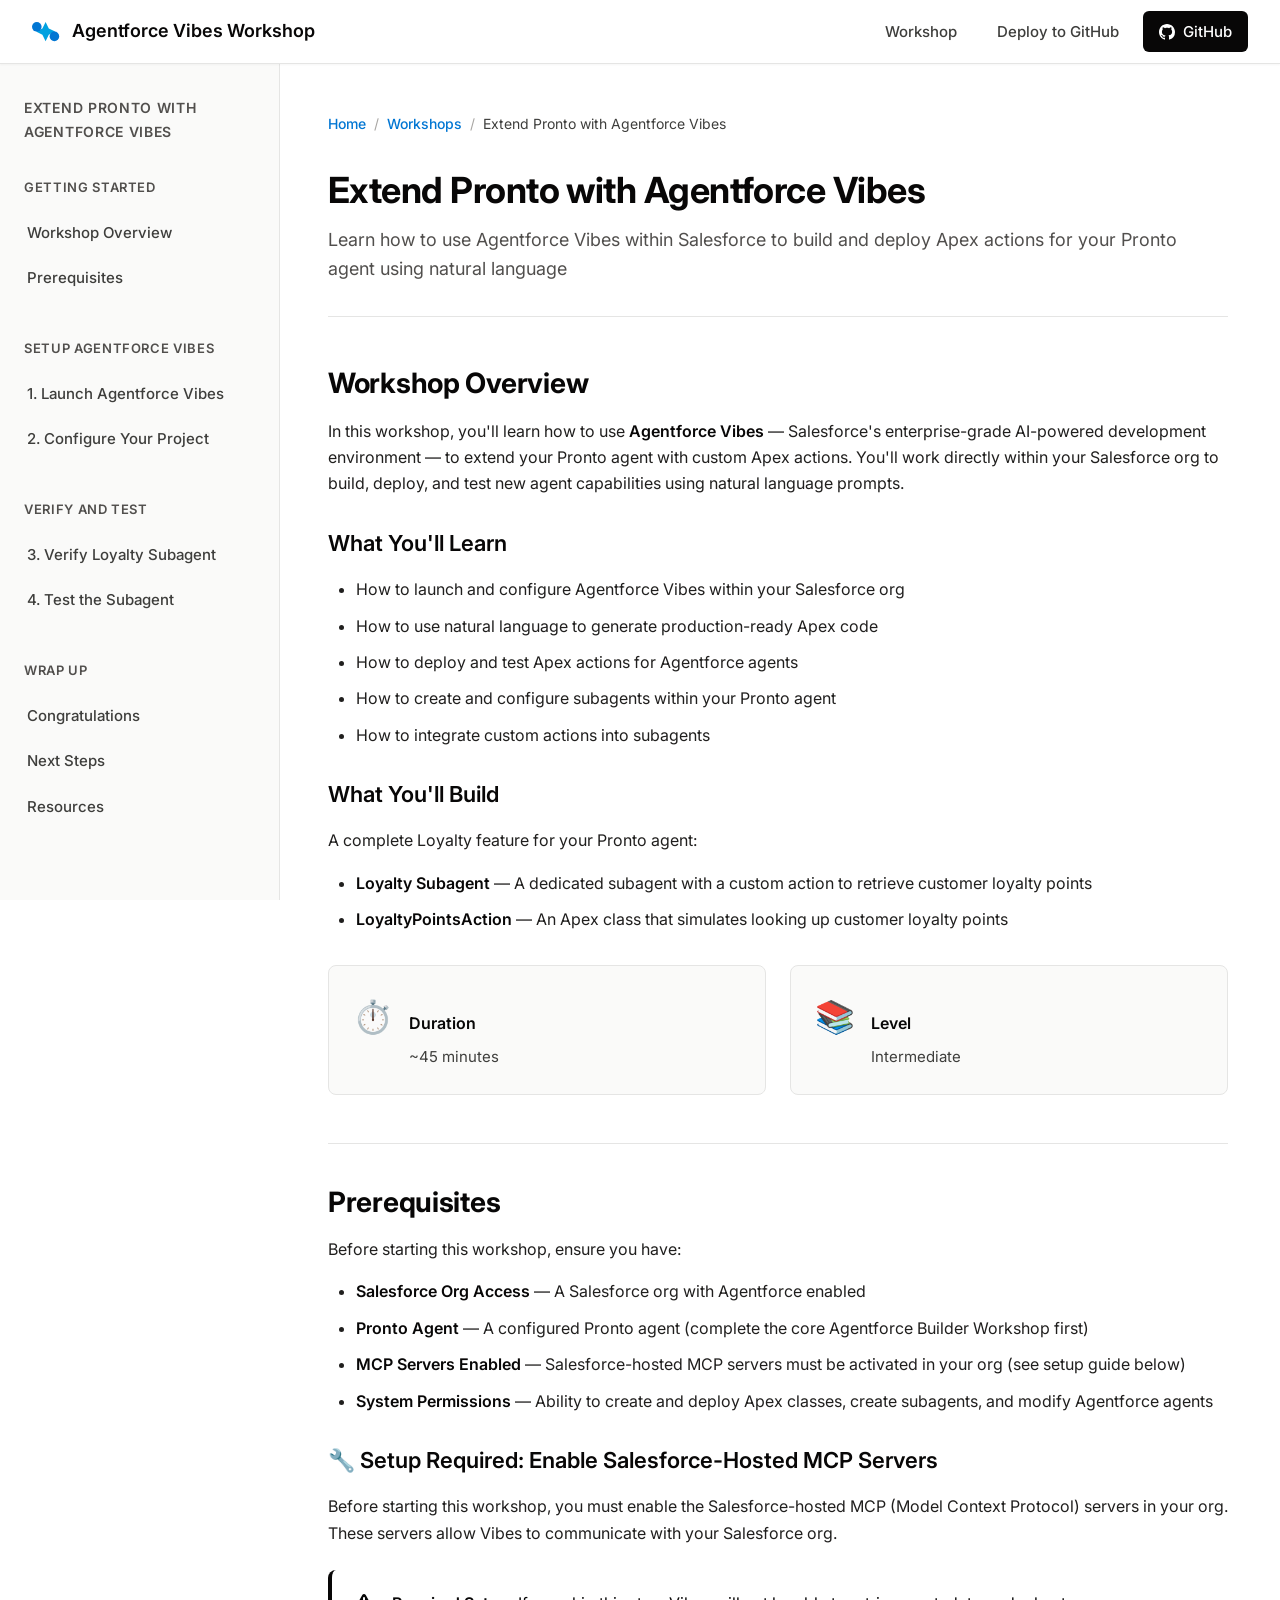
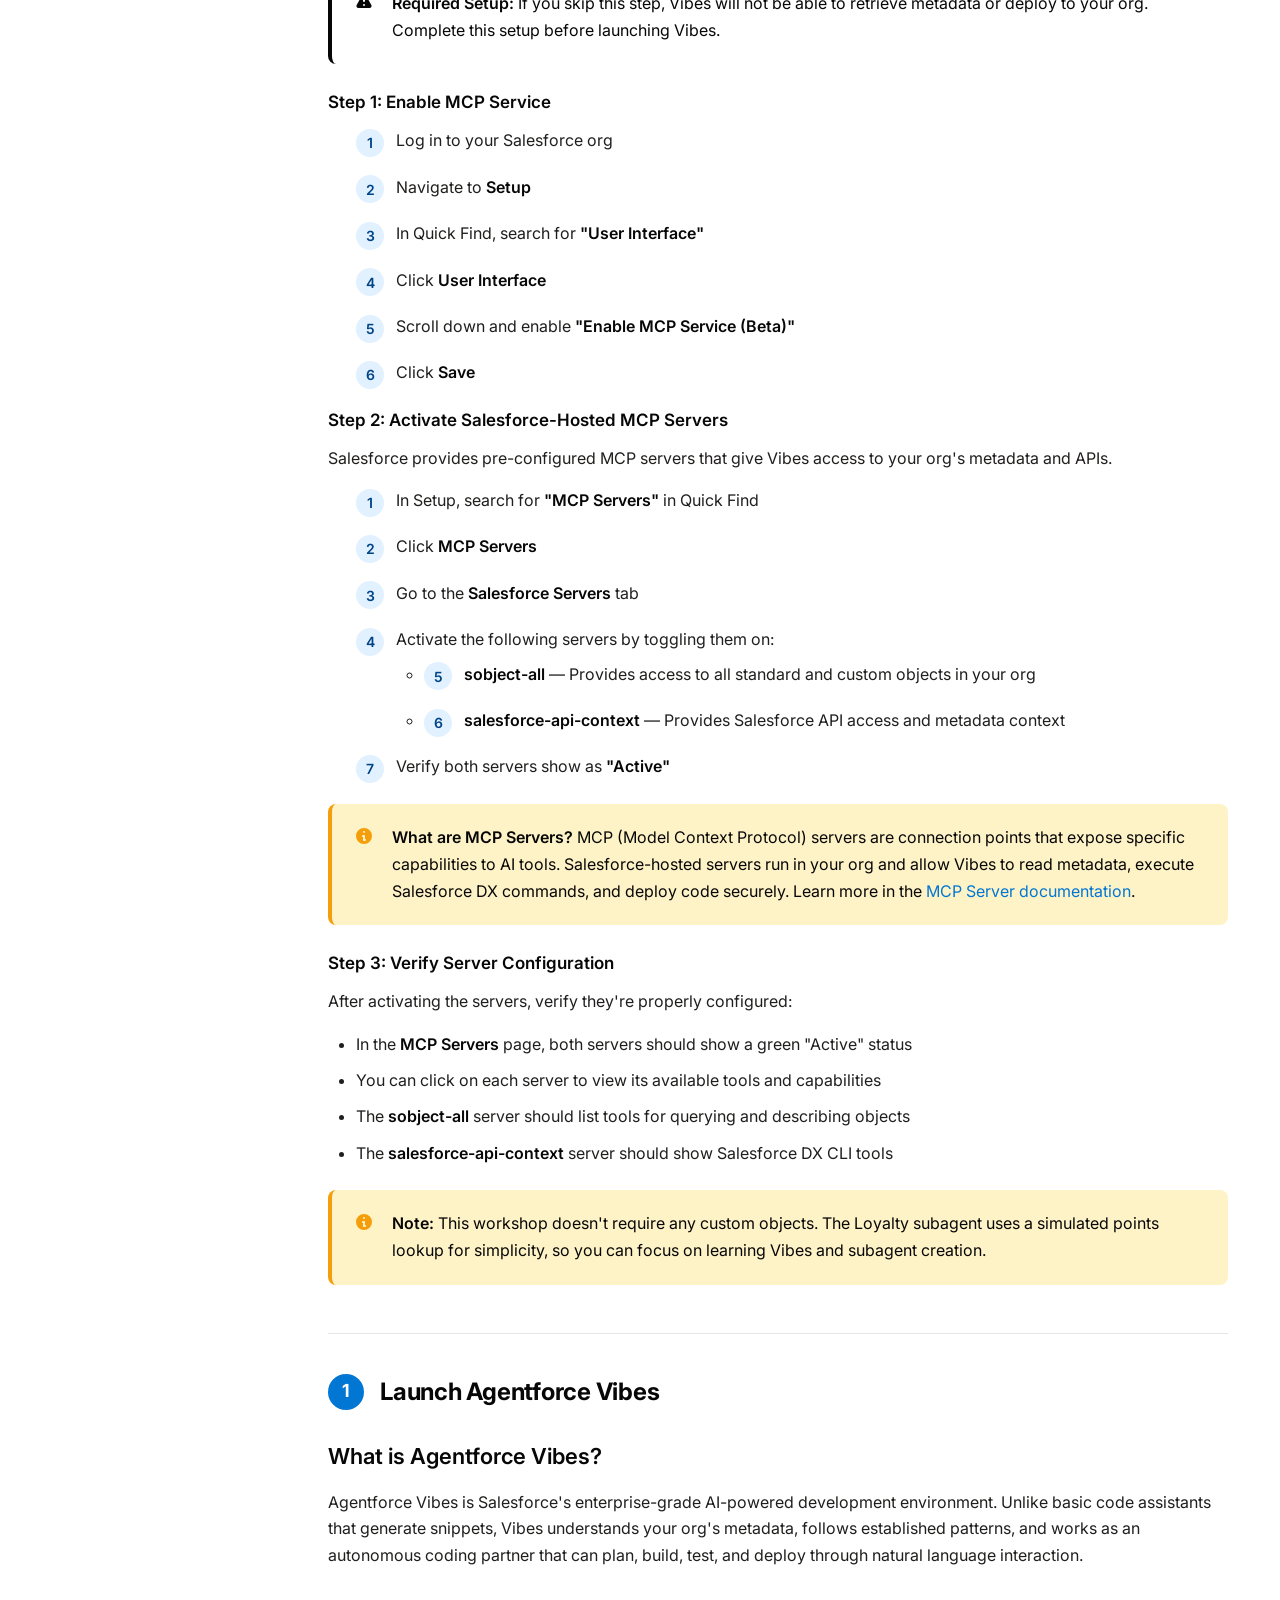
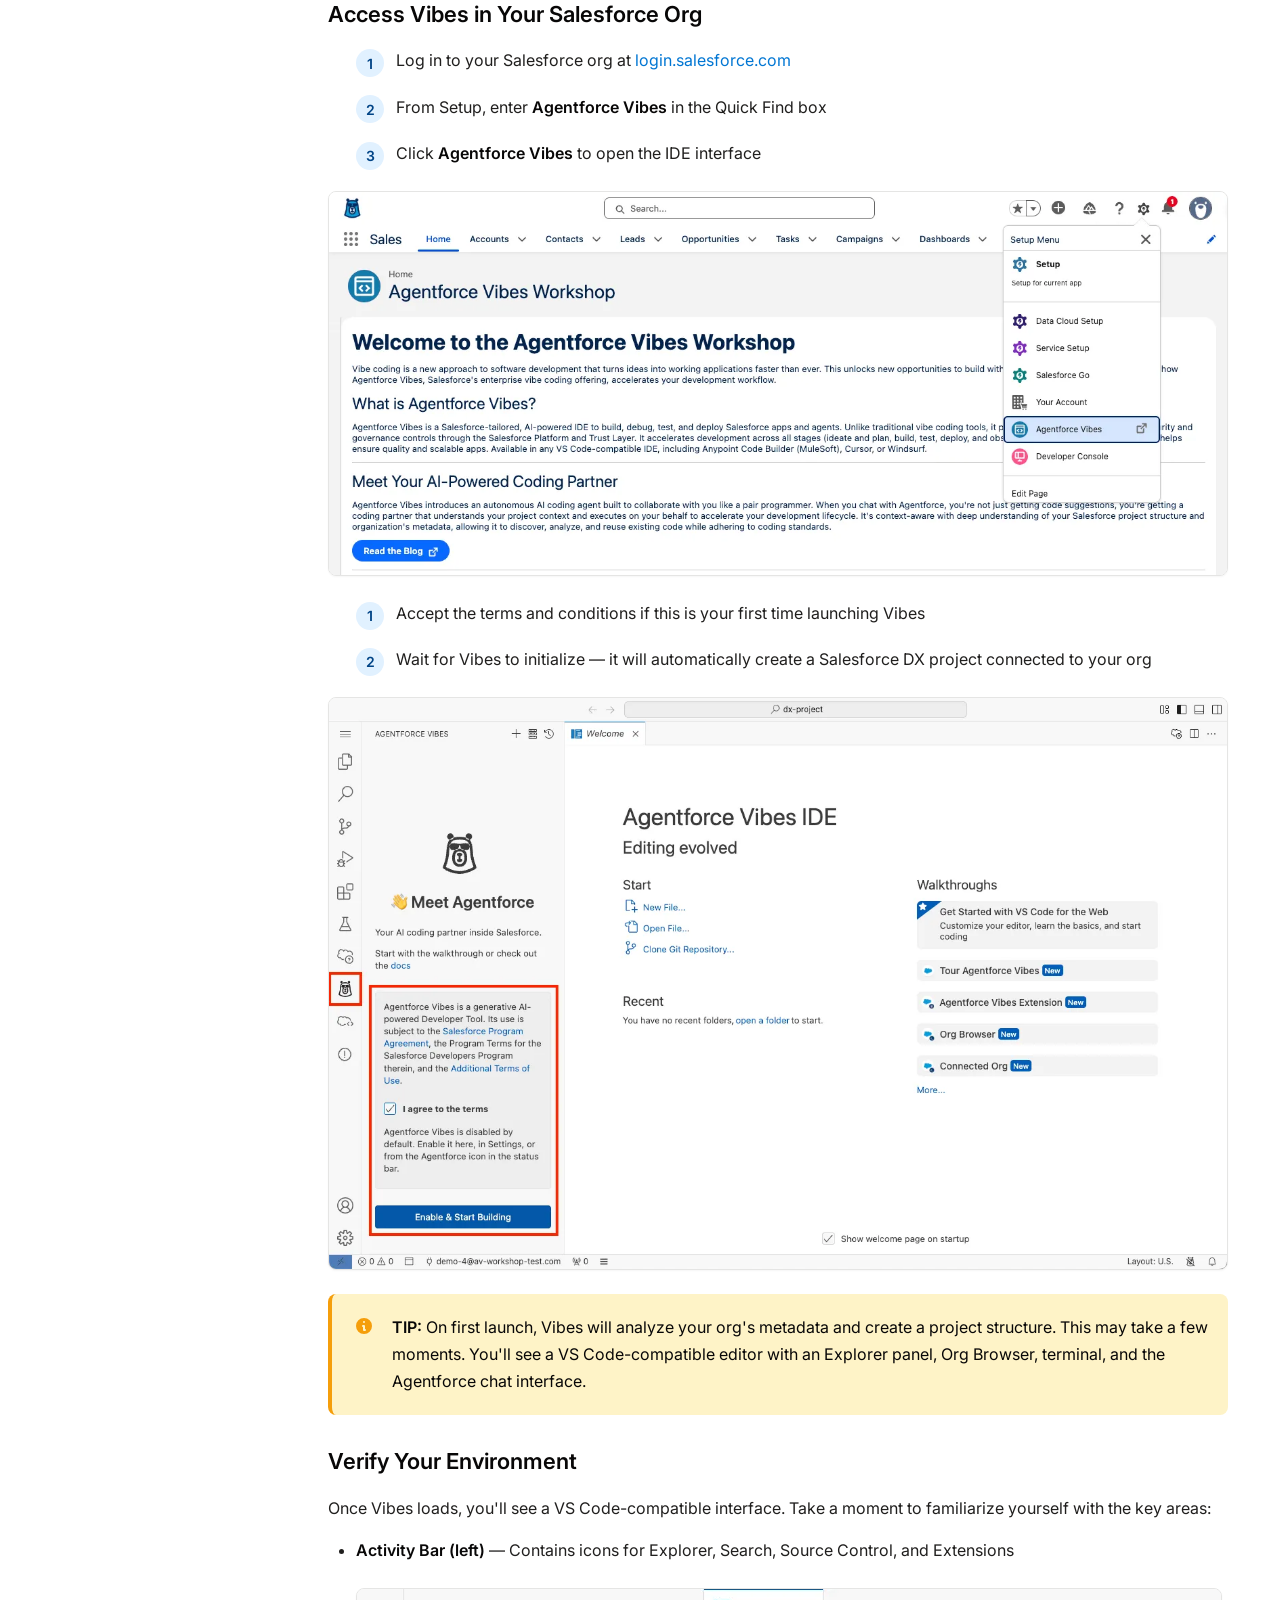
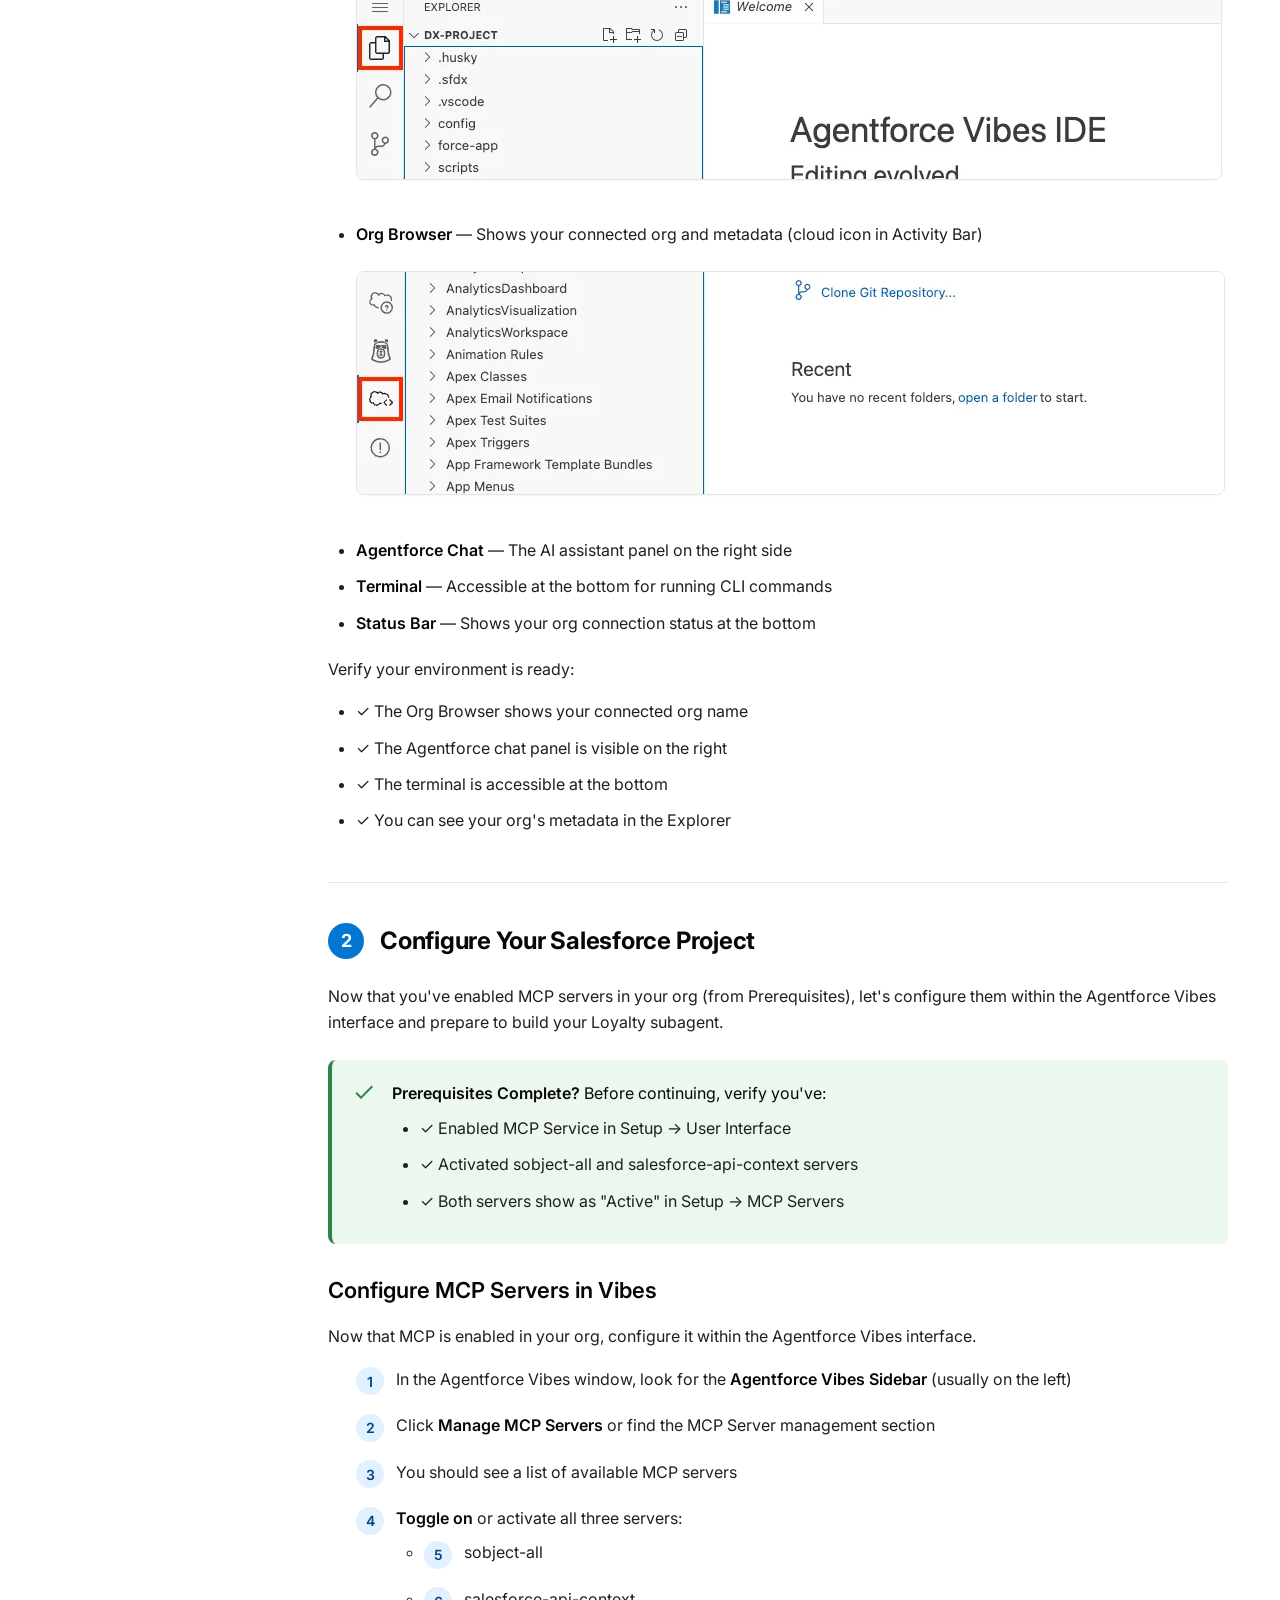
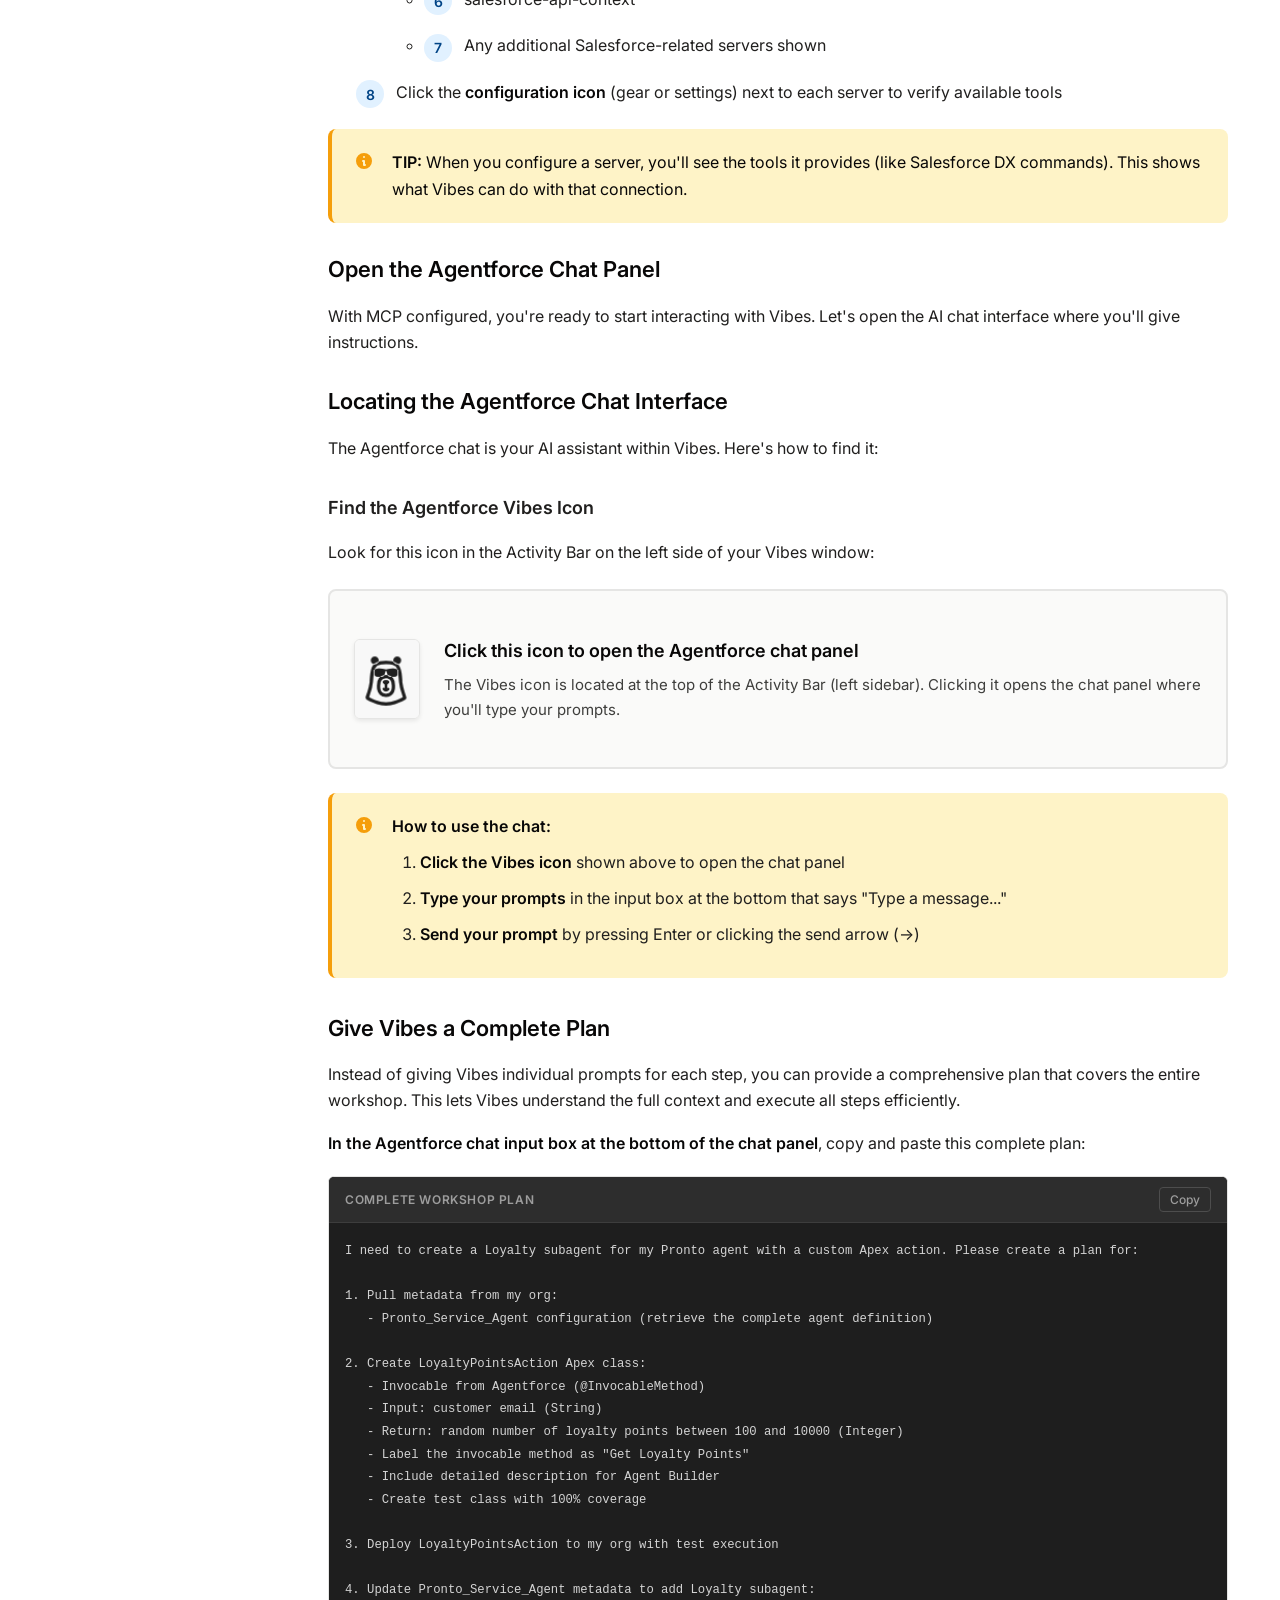
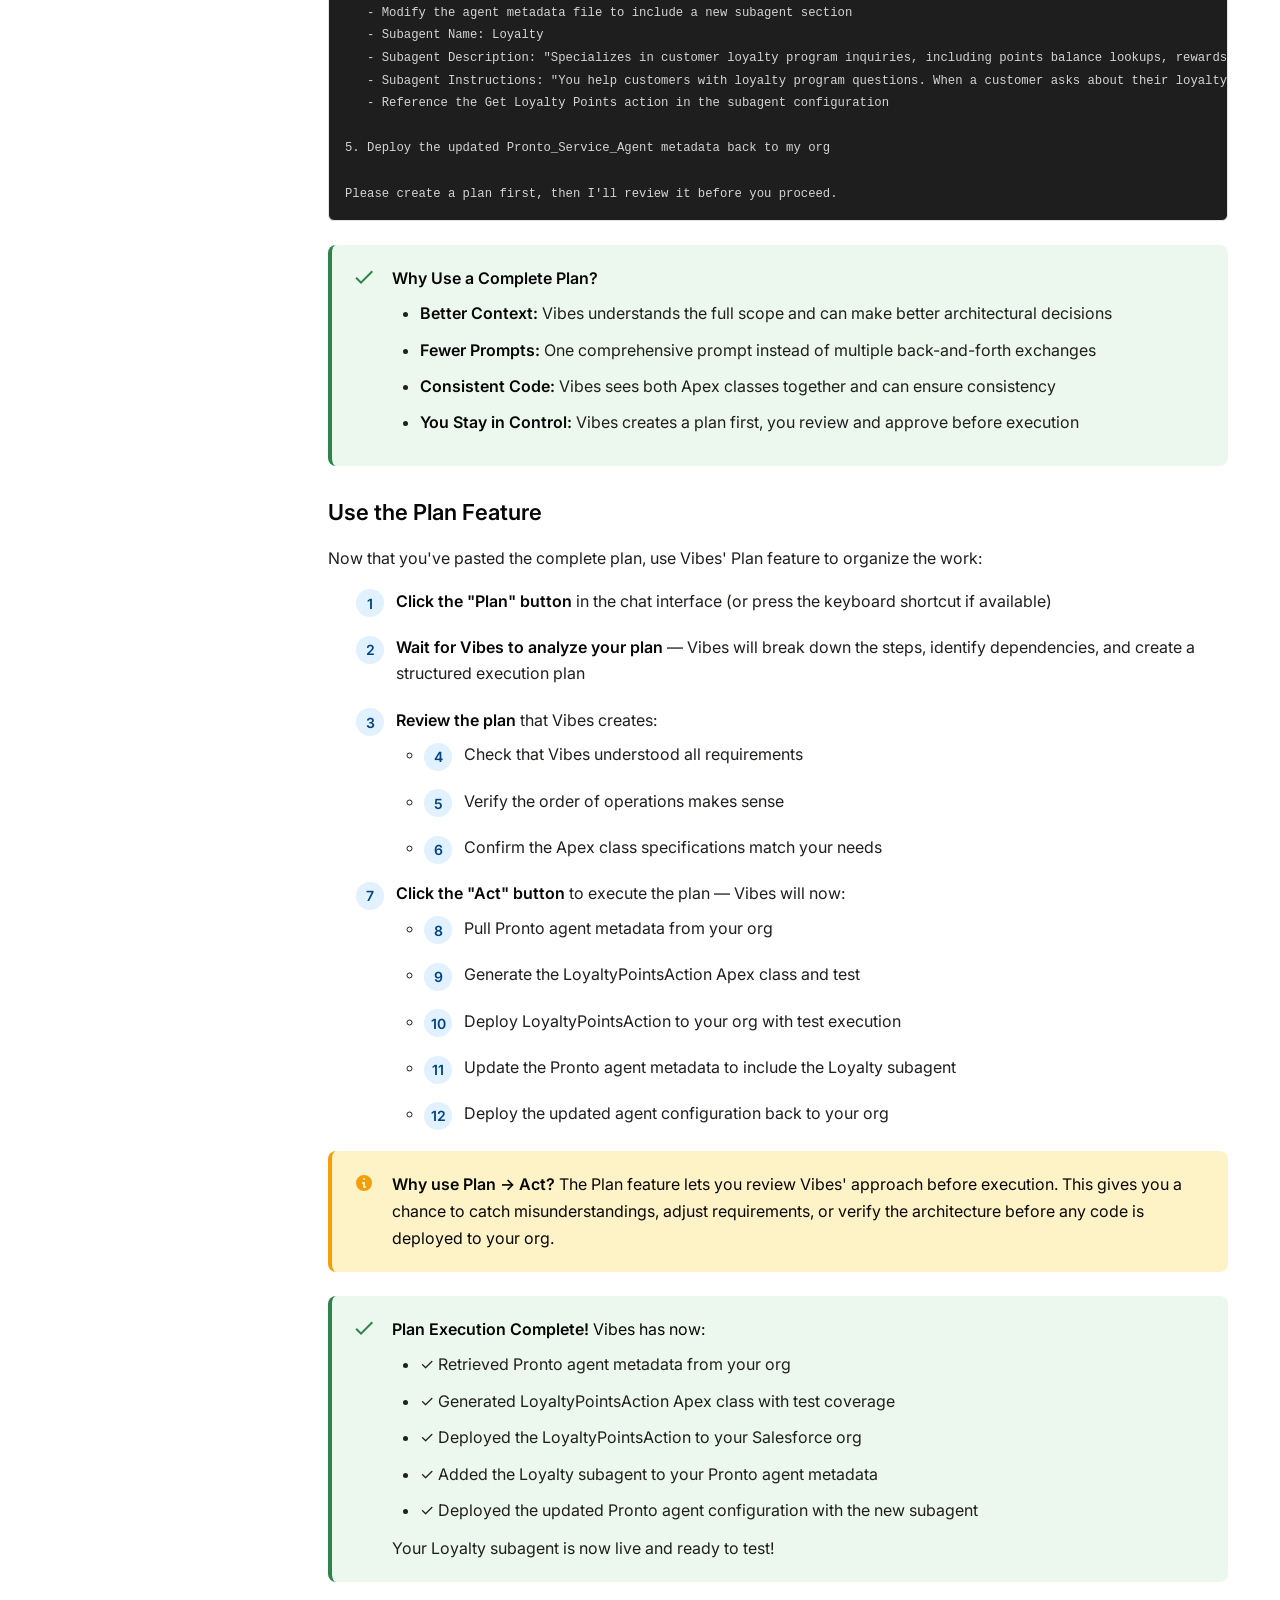
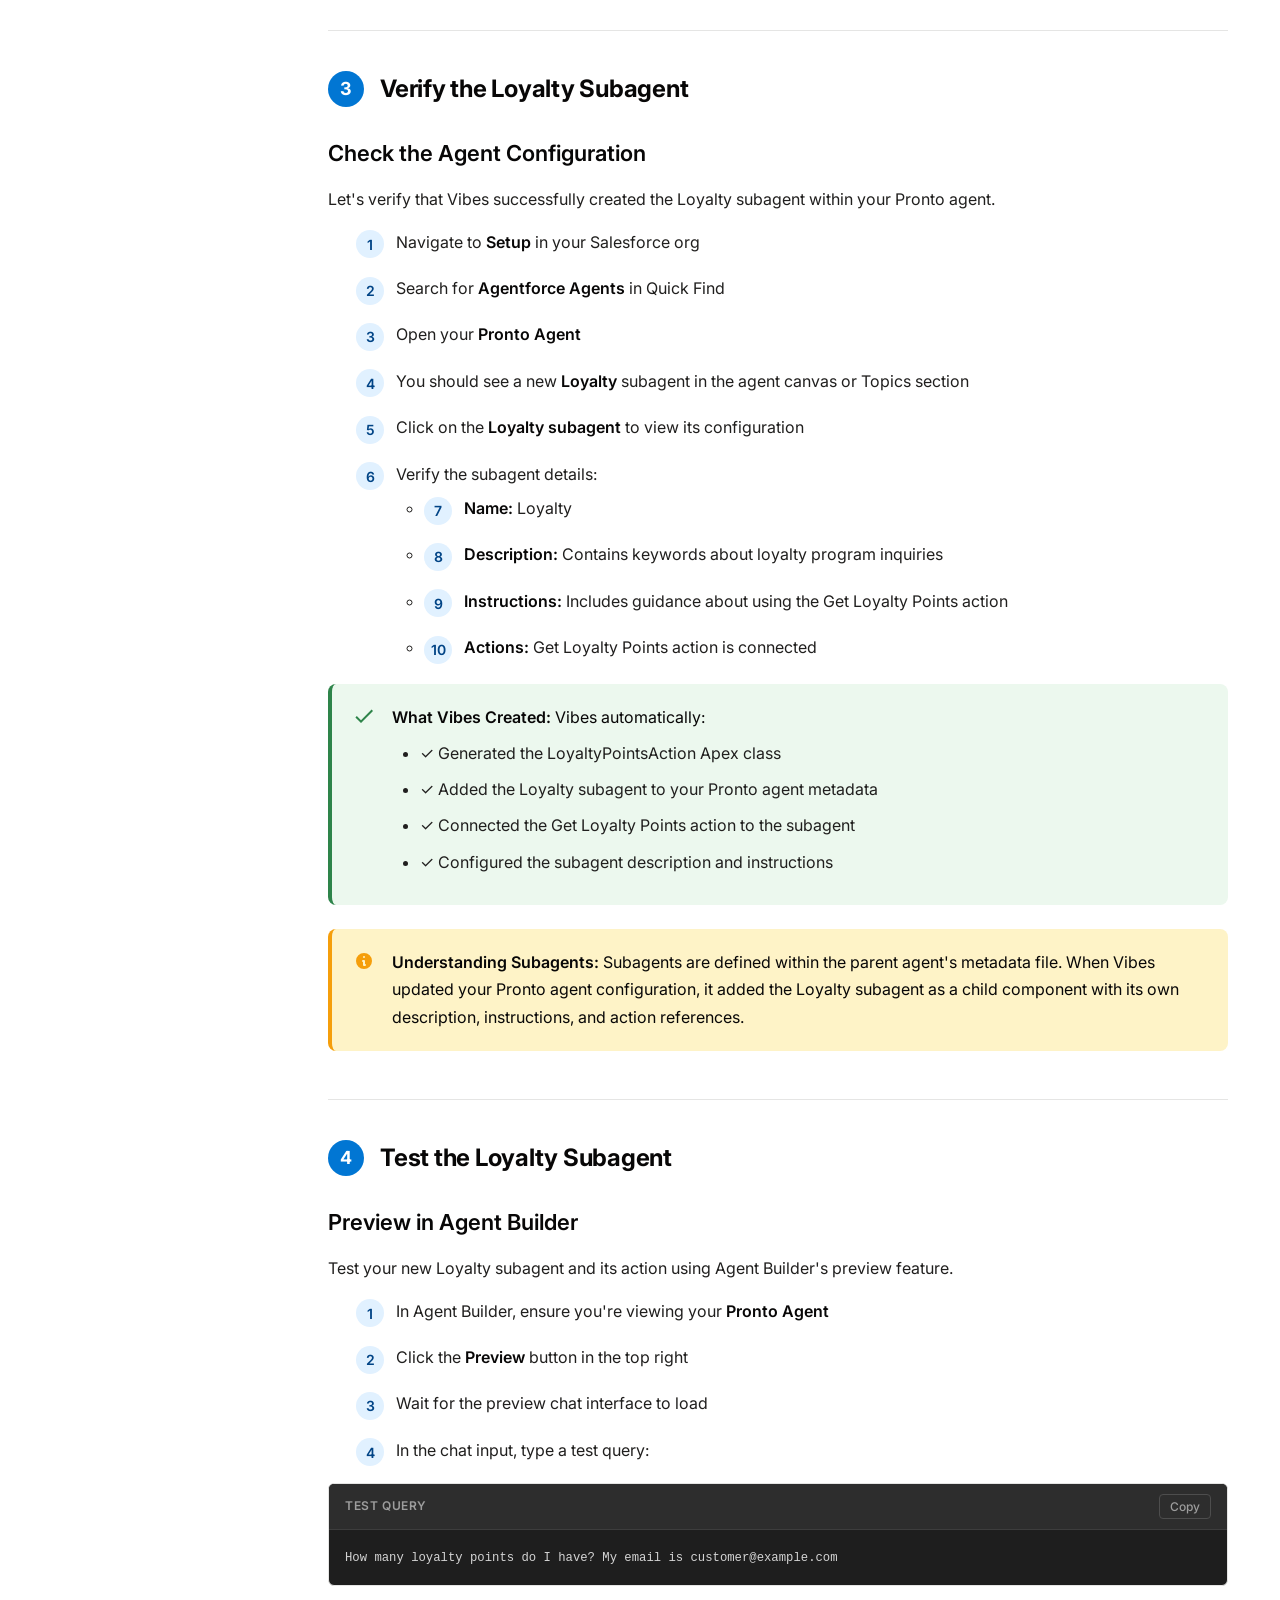
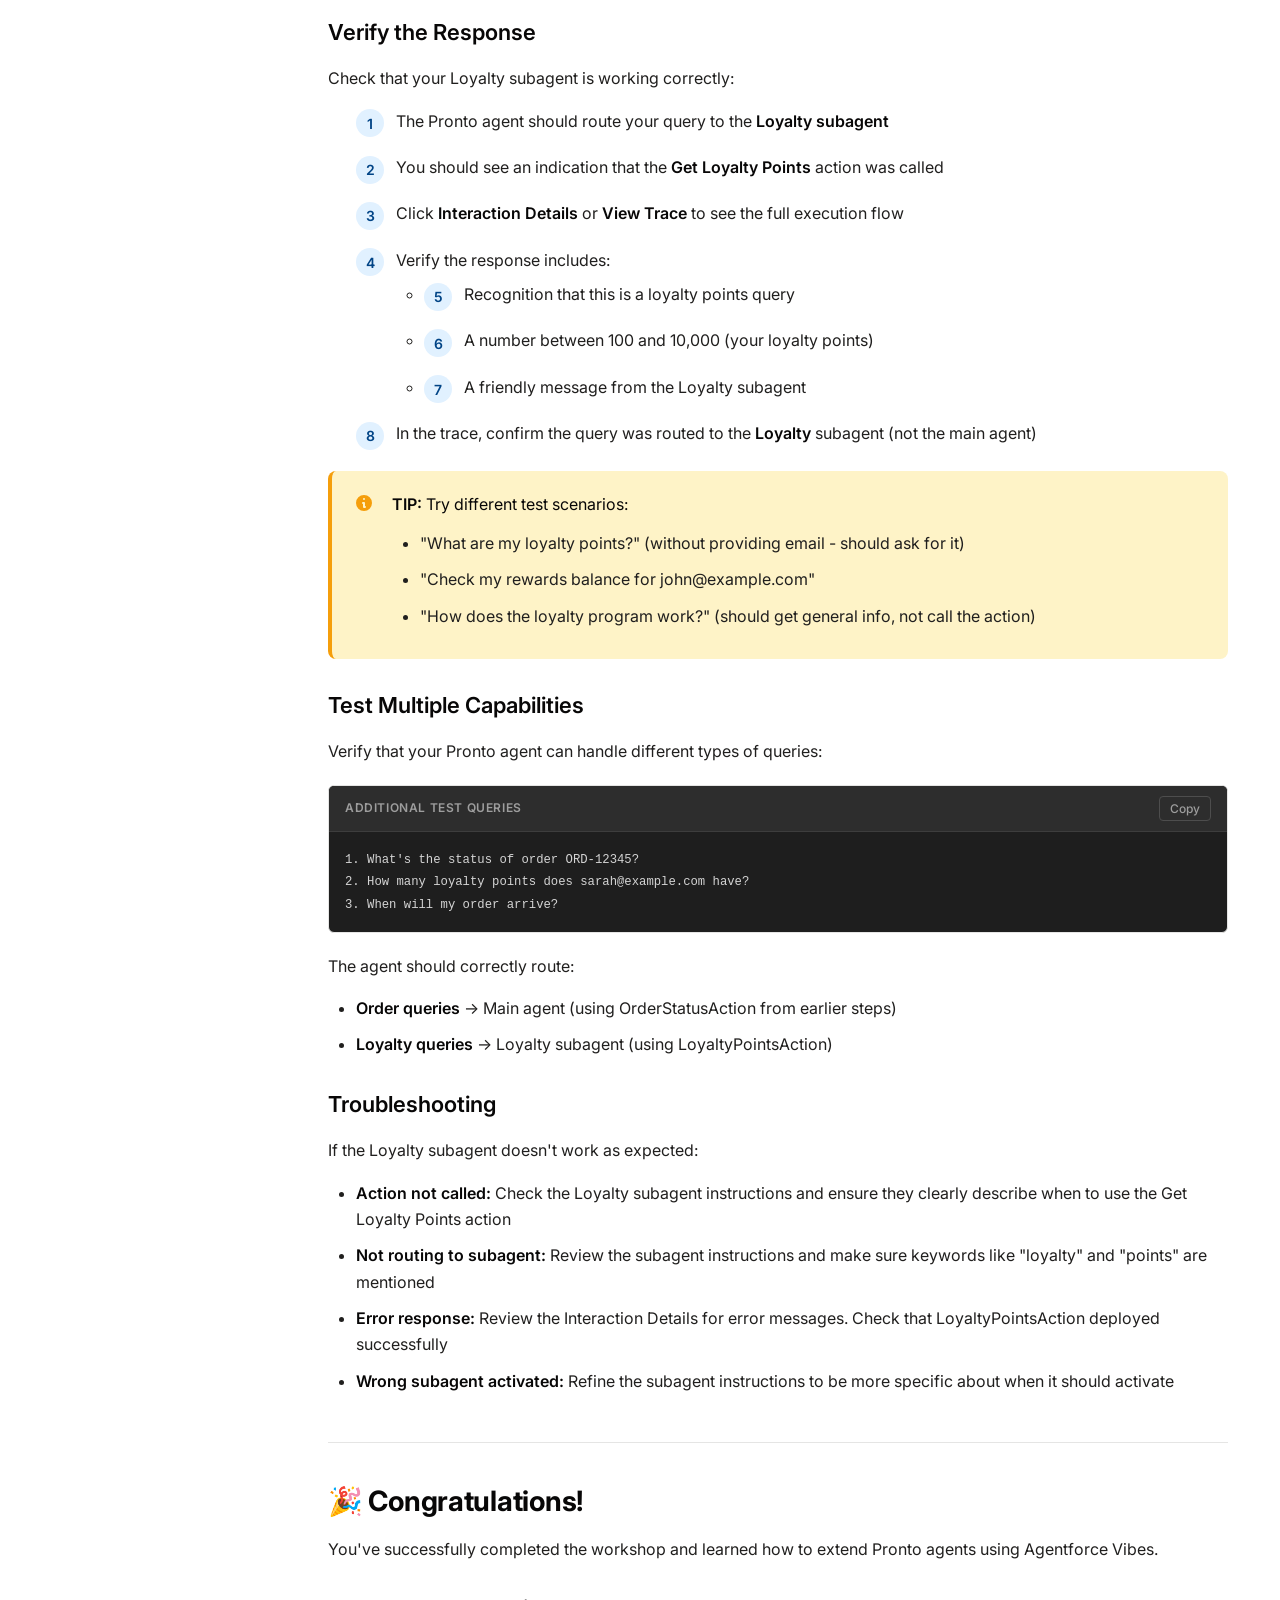
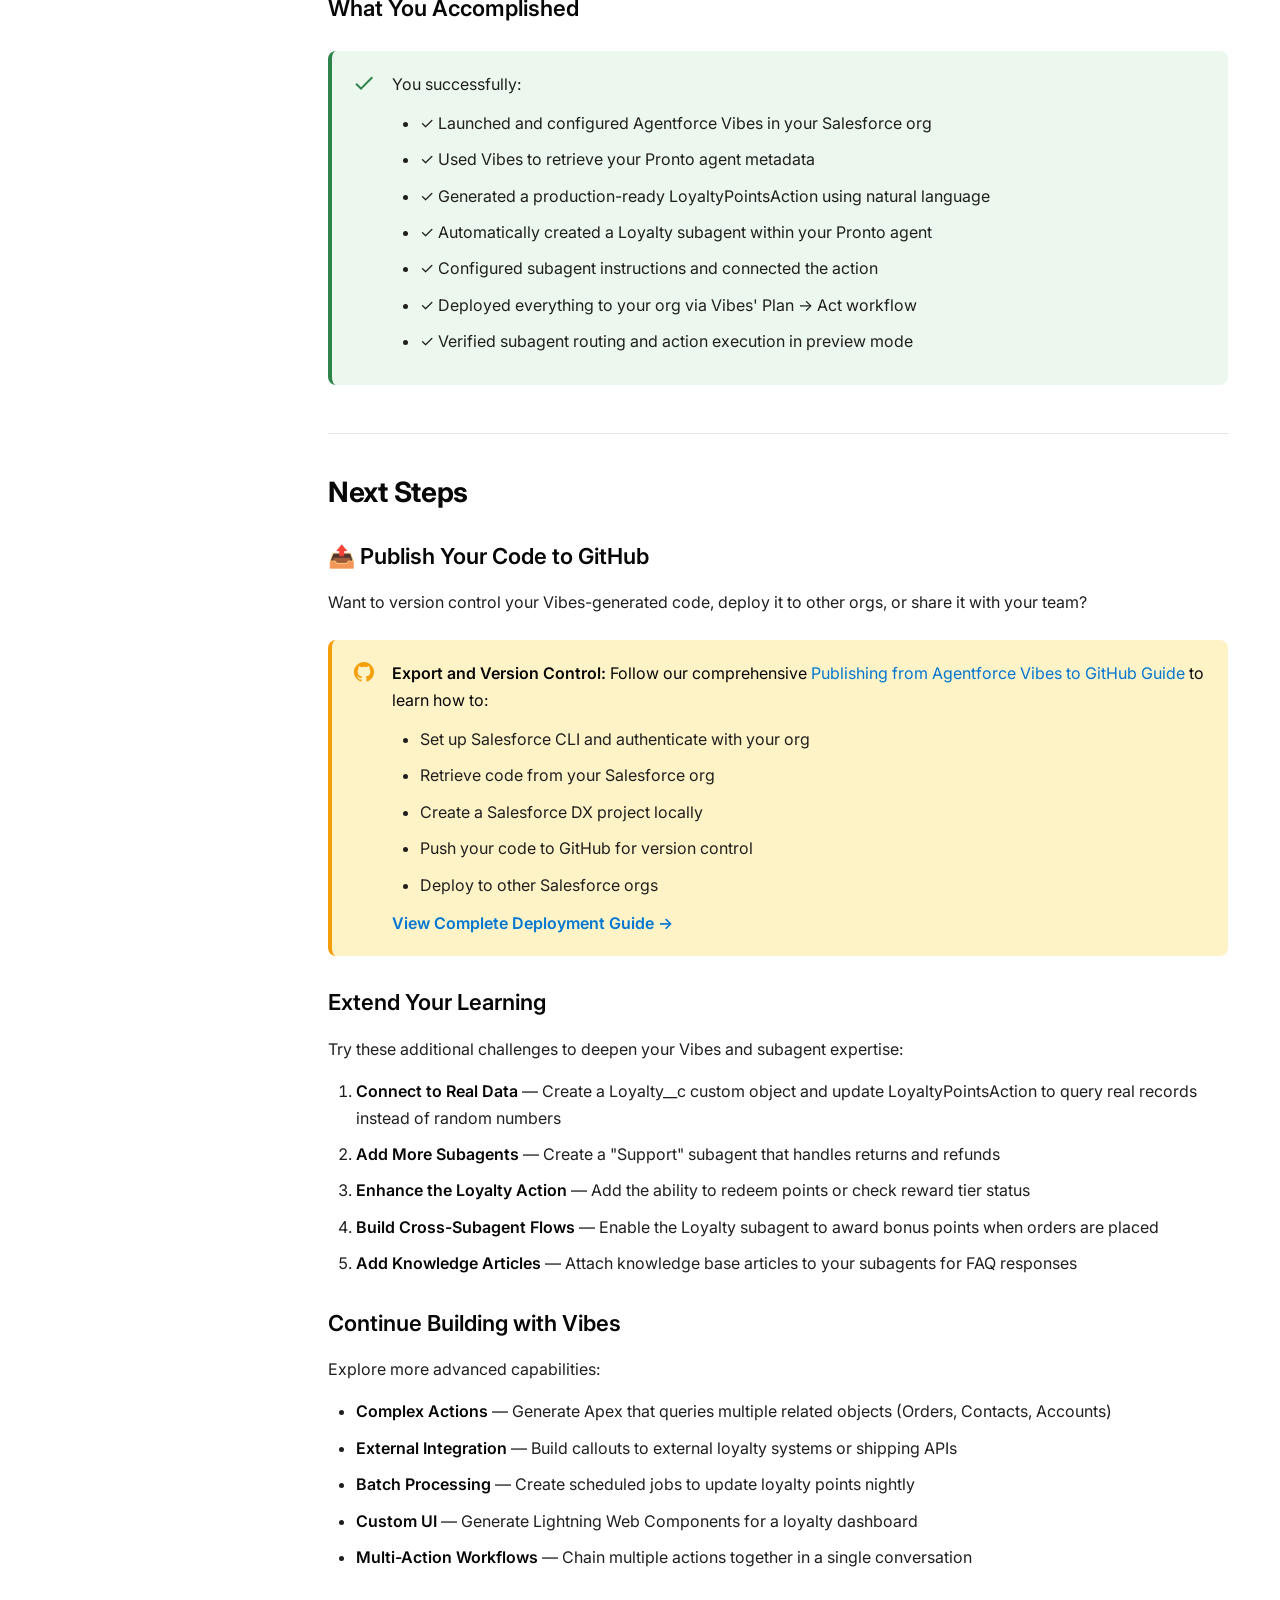
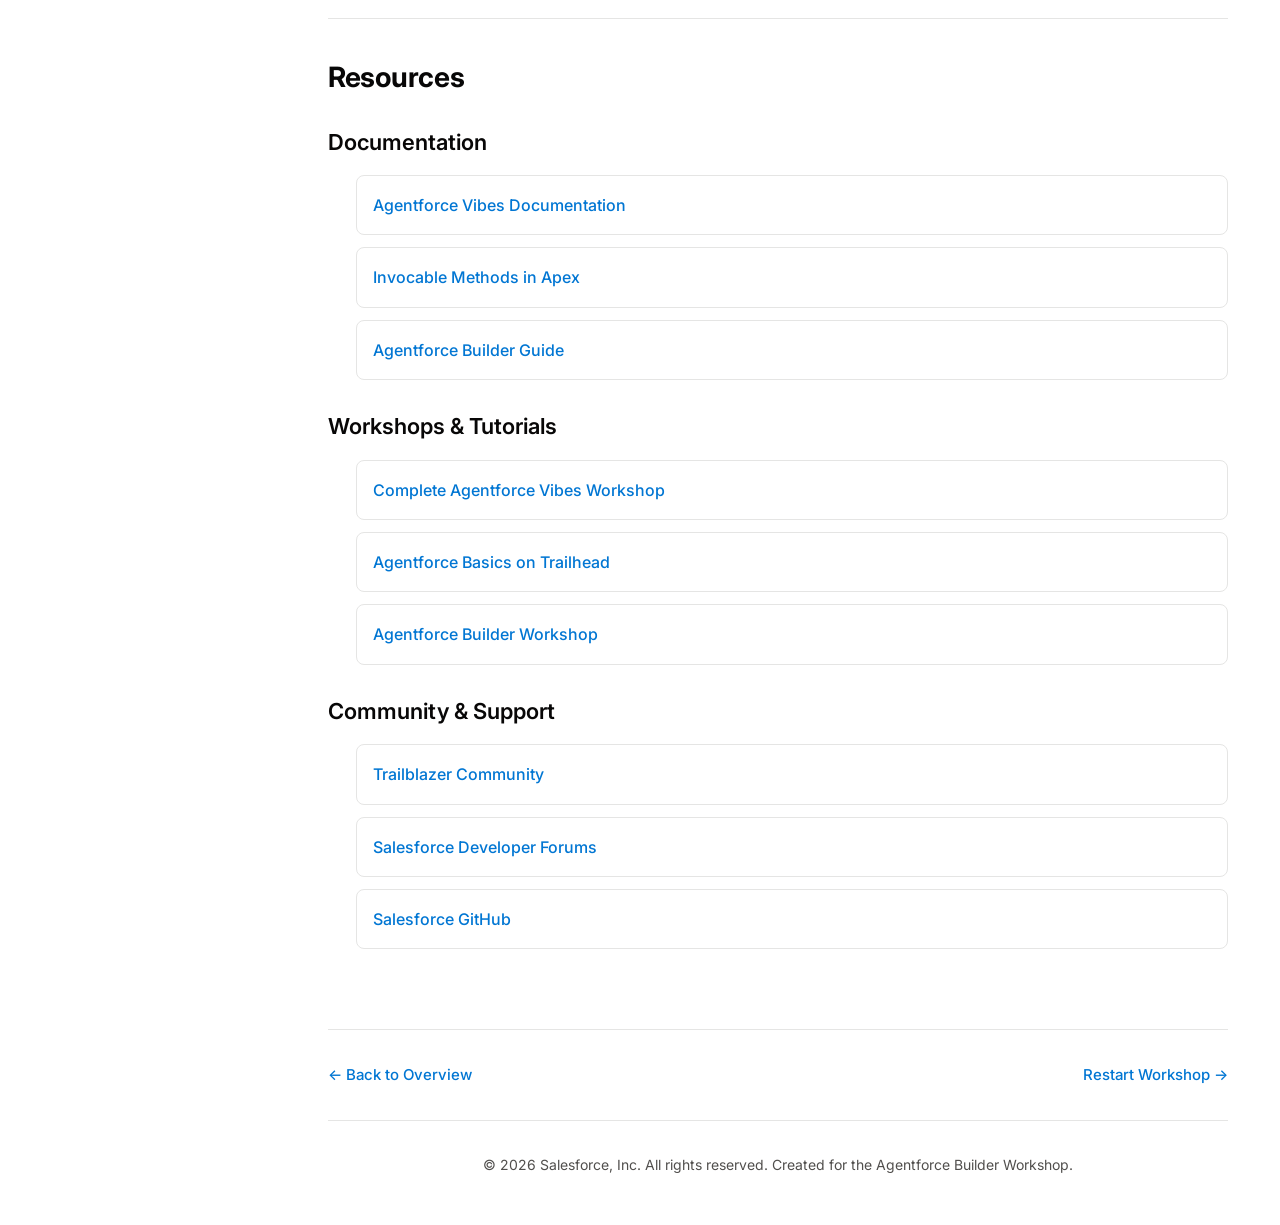
<file: index.html>
<!DOCTYPE html>
<html lang="en">
<head>
    <meta charset="UTF-8">
    <meta name="viewport" content="width=device-width, initial-scale=1.0">
    <title>Extend Pronto with Agentforce Vibes | Salesforce Workshop</title>
    <link rel="icon" type="image/svg+xml" href="favicon.svg">
    <link rel="alternate icon" href="favicon.ico">
    <link rel="stylesheet" href="styles.css">
    <link rel="preconnect" href="https://fonts.googleapis.com">
    <link rel="preconnect" href="https://fonts.gstatic.com" crossorigin>
    <link href="https://fonts.googleapis.com/css2?family=Inter:wght@300;400;500;600;700&display=swap" rel="stylesheet">
</head>
<body>
    <nav class="top-nav">
        <div class="nav-container">
            <div class="nav-brand">
                <svg class="logo-icon" width="28" height="20" viewBox="0 0 28 20" fill="none" xmlns="http://www.w3.org/2000/svg">
                    <path d="M13.6 0L10.4 6.4L4 9.6L10.4 12.8L13.6 19.2L16.8 12.8L23.2 9.6L16.8 6.4L13.6 0Z" fill="#00A1E0"/>
                    <circle cx="4.8" cy="4.8" r="4.8" fill="#0176D3"/>
                    <circle cx="22.4" cy="14.4" r="4.8" fill="#0176D3"/>
                </svg>
                <span class="brand-text">Agentforce Vibes Workshop</span>
            </div>
            <div class="nav-links">
                <a href="index.html">Workshop</a>
                <a href="deploy-guide.html">Deploy to GitHub</a>
                <a href="https://github.com" class="btn-secondary" target="_blank">
                    <svg width="16" height="16" viewBox="0 0 16 16" fill="currentColor">
                        <path d="M8 0C3.58 0 0 3.58 0 8c0 3.54 2.29 6.53 5.47 7.59.4.07.55-.17.55-.38 0-.19-.01-.82-.01-1.49-2.01.37-2.53-.49-2.69-.94-.09-.23-.48-.94-.82-1.13-.28-.15-.68-.52-.01-.53.63-.01 1.08.58 1.23.82.72 1.21 1.87.87 2.33.66.07-.52.28-.87.51-1.07-1.78-.2-3.64-.89-3.64-3.95 0-.87.31-1.59.82-2.15-.08-.2-.36-1.02.08-2.12 0 0 .67-.21 2.2.82.64-.18 1.32-.27 2-.27.68 0 1.36.09 2 .27 1.53-1.04 2.2-.82 2.2-.82.44 1.1.16 1.92.08 2.12.51.56.82 1.27.82 2.15 0 3.07-1.87 3.75-3.65 3.95.29.25.54.73.54 1.48 0 1.07-.01 1.93-.01 2.2 0 .21.15.46.55.38A8.013 8.013 0 0016 8c0-4.42-3.58-8-8-8z"/>
                    </svg>
                    GitHub
                </a>
            </div>
        </div>
    </nav>

    <div class="container">
        <aside class="sidebar">
            <div class="sidebar-header">
                <h2>Extend Pronto with Agentforce Vibes</h2>
            </div>
            <nav class="side-nav">
                <div class="nav-group">
                    <div class="nav-group-title">Getting Started</div>
                    <ul class="nav-list">
                        <li><a href="#overview" class="nav-item active">Workshop Overview</a></li>
                        <li><a href="#prerequisites" class="nav-item">Prerequisites</a></li>
                    </ul>
                </div>
                <div class="nav-group">
                    <div class="nav-group-title">Setup Agentforce Vibes</div>
                    <ul class="nav-list">
                        <li><a href="#step1" class="nav-item">1. Launch Agentforce Vibes</a></li>
                        <li><a href="#step2" class="nav-item">2. Configure Your Project</a></li>
                    </ul>
                </div>
                <div class="nav-group">
                    <div class="nav-group-title">Verify and Test</div>
                    <ul class="nav-list">
                        <li><a href="#step3" class="nav-item">3. Verify Loyalty Subagent</a></li>
                        <li><a href="#step4" class="nav-item">4. Test the Subagent</a></li>
                    </ul>
                </div>
                <div class="nav-group">
                    <div class="nav-group-title">Wrap Up</div>
                    <ul class="nav-list">
                        <li><a href="#success" class="nav-item">Congratulations</a></li>
                        <li><a href="#bonus" class="nav-item">Next Steps</a></li>
                        <li><a href="#resources" class="nav-item">Resources</a></li>
                    </ul>
                </div>
            </nav>
        </aside>

        <main class="content">
            <div class="breadcrumb">
                <a href="#">Home</a>
                <span class="separator">/</span>
                <a href="#">Workshops</a>
                <span class="separator">/</span>
                <span class="current">Extend Pronto with Agentforce Vibes</span>
            </div>

            <header class="page-header">
                <h1>Extend Pronto with Agentforce Vibes</h1>
                <p class="lead">Learn how to use Agentforce Vibes within Salesforce to build and deploy Apex actions for your Pronto agent using natural language</p>
            </header>

            <section id="overview" class="content-section">
                <h2>Workshop Overview</h2>
                <p>In this workshop, you'll learn how to use <strong>Agentforce Vibes</strong> — Salesforce's enterprise-grade AI-powered development environment — to extend your Pronto agent with custom Apex actions. You'll work directly within your Salesforce org to build, deploy, and test new agent capabilities using natural language prompts.</p>

                <h3>What You'll Learn</h3>
                <ul>
                    <li>How to launch and configure Agentforce Vibes within your Salesforce org</li>
                    <li>How to use natural language to generate production-ready Apex code</li>
                    <li>How to deploy and test Apex actions for Agentforce agents</li>
                    <li>How to create and configure subagents within your Pronto agent</li>
                    <li>How to integrate custom actions into subagents</li>
                </ul>

                <h3>What You'll Build</h3>
                <p>A complete Loyalty feature for your Pronto agent:</p>
                <ul>
                    <li><strong>Loyalty Subagent</strong> — A dedicated subagent with a custom action to retrieve customer loyalty points</li>
                    <li><strong>LoyaltyPointsAction</strong> — An Apex class that simulates looking up customer loyalty points</li>
                </ul>

                <div class="info-grid">
                    <div class="info-card">
                        <div class="info-card-icon">⏱️</div>
                        <div class="info-card-content">
                            <h4>Duration</h4>
                            <p>~45 minutes</p>
                        </div>
                    </div>
                    <div class="info-card">
                        <div class="info-card-icon">📚</div>
                        <div class="info-card-content">
                            <h4>Level</h4>
                            <p>Intermediate</p>
                        </div>
                    </div>
                </div>
            </section>

            <section id="prerequisites" class="content-section">
                <h2>Prerequisites</h2>
                <p>Before starting this workshop, ensure you have:</p>

                <ul>
                    <li><strong>Salesforce Org Access</strong> — A Salesforce org with Agentforce enabled</li>
                    <li><strong>Pronto Agent</strong> — A configured Pronto agent (complete the core Agentforce Builder Workshop first)</li>
                    <li><strong>MCP Servers Enabled</strong> — Salesforce-hosted MCP servers must be activated in your org (see setup guide below)</li>
                    <li><strong>System Permissions</strong> — Ability to create and deploy Apex classes, create subagents, and modify Agentforce agents</li>
                </ul>

                <h3>🔧 Setup Required: Enable Salesforce-Hosted MCP Servers</h3>
                <p>Before starting this workshop, you must enable the Salesforce-hosted MCP (Model Context Protocol) servers in your org. These servers allow Vibes to communicate with your Salesforce org.</p>

                <div class="callout callout-warning">
                    <div class="callout-icon">
                        <svg width="20" height="20" viewBox="0 0 20 20" fill="currentColor">
                            <path fill-rule="evenodd" d="M8.257 3.099c.765-1.36 2.722-1.36 3.486 0l5.58 9.92c.75 1.334-.213 2.98-1.742 2.98H4.42c-1.53 0-2.493-1.646-1.743-2.98l5.58-9.92zM11 13a1 1 0 11-2 0 1 1 0 012 0zm-1-8a1 1 0 00-1 1v3a1 1 0 002 0V6a1 1 0 00-1-1z" clip-rule="evenodd"/>
                        </svg>
                    </div>
                    <div class="callout-content">
                        <strong>Required Setup:</strong> If you skip this step, Vibes will not be able to retrieve metadata or deploy to your org. Complete this setup before launching Vibes.
                    </div>
                </div>

                <h4>Step 1: Enable MCP Service</h4>
                <ol class="step-list">
                    <li>Log in to your Salesforce org</li>
                    <li>Navigate to <strong>Setup</strong></li>
                    <li>In Quick Find, search for <strong>"User Interface"</strong></li>
                    <li>Click <strong>User Interface</strong></li>
                    <li>Scroll down and enable <strong>"Enable MCP Service (Beta)"</strong></li>
                    <li>Click <strong>Save</strong></li>
                </ol>

                <h4>Step 2: Activate Salesforce-Hosted MCP Servers</h4>
                <p>Salesforce provides pre-configured MCP servers that give Vibes access to your org's metadata and APIs.</p>

                <ol class="step-list">
                    <li>In Setup, search for <strong>"MCP Servers"</strong> in Quick Find</li>
                    <li>Click <strong>MCP Servers</strong></li>
                    <li>Go to the <strong>Salesforce Servers</strong> tab</li>
                    <li>Activate the following servers by toggling them on:
                        <ul>
                            <li><strong>sobject-all</strong> — Provides access to all standard and custom objects in your org</li>
                            <li><strong>salesforce-api-context</strong> — Provides Salesforce API access and metadata context</li>
                        </ul>
                    </li>
                    <li>Verify both servers show as <strong>"Active"</strong></li>
                </ol>

                <div class="callout callout-info">
                    <div class="callout-icon">
                        <svg width="20" height="20" viewBox="0 0 20 20" fill="currentColor">
                            <path fill-rule="evenodd" d="M18 10a8 8 0 11-16 0 8 8 0 0116 0zm-7-4a1 1 0 11-2 0 1 1 0 012 0zM9 9a1 1 0 000 2v3a1 1 0 001 1h1a1 1 0 100-2v-3a1 1 0 00-1-1H9z" clip-rule="evenodd"/>
                        </svg>
                    </div>
                    <div class="callout-content">
                        <strong>What are MCP Servers?</strong> MCP (Model Context Protocol) servers are connection points that expose specific capabilities to AI tools. Salesforce-hosted servers run in your org and allow Vibes to read metadata, execute Salesforce DX commands, and deploy code securely. Learn more in the <a href="https://developer.salesforce.com/docs/atlas.en-us.api_meta.meta/api_meta/meta_mcp_server_eca.htm" target="_blank">MCP Server documentation</a>.
                    </div>
                </div>

                <h4>Step 3: Verify Server Configuration</h4>
                <p>After activating the servers, verify they're properly configured:</p>
                <ul>
                    <li>In the <strong>MCP Servers</strong> page, both servers should show a green "Active" status</li>
                    <li>You can click on each server to view its available tools and capabilities</li>
                    <li>The <strong>sobject-all</strong> server should list tools for querying and describing objects</li>
                    <li>The <strong>salesforce-api-context</strong> server should show Salesforce DX CLI tools</li>
                </ul>

                <div class="callout callout-info">
                    <div class="callout-icon">
                        <svg width="20" height="20" viewBox="0 0 20 20" fill="currentColor">
                            <path fill-rule="evenodd" d="M18 10a8 8 0 11-16 0 8 8 0 0116 0zm-7-4a1 1 0 11-2 0 1 1 0 012 0zM9 9a1 1 0 000 2v3a1 1 0 001 1h1a1 1 0 100-2v-3a1 1 0 00-1-1H9z" clip-rule="evenodd"/>
                        </svg>
                    </div>
                    <div class="callout-content">
                        <strong>Note:</strong> This workshop doesn't require any custom objects. The Loyalty subagent uses a simulated points lookup for simplicity, so you can focus on learning Vibes and subagent creation.
                    </div>
                </div>
            </section>

            <section id="step1" class="content-section">
                <div class="step-header">
                    <span class="step-number">1</span>
                    <h2>Launch Agentforce Vibes</h2>
                </div>

                <h3>What is Agentforce Vibes?</h3>
                <p>Agentforce Vibes is Salesforce's enterprise-grade AI-powered development environment. Unlike basic code assistants that generate snippets, Vibes understands your org's metadata, follows established patterns, and works as an autonomous coding partner that can plan, build, test, and deploy through natural language interaction.</p>

                <h3>Access Vibes in Your Salesforce Org</h3>
                <ol class="step-list">
                    <li>Log in to your Salesforce org at <a href="https://login.salesforce.com" target="_blank">login.salesforce.com</a></li>
                    <li>From Setup, enter <strong>Agentforce Vibes</strong> in the Quick Find box</li>
                    <li>Click <strong>Agentforce Vibes</strong> to open the IDE interface</li>
                </ol>

                <img src="assets/launch-vibes.webp" alt="Screenshot showing Setup menu with Agentforce Vibes option highlighted" class="screenshot">

                <ol class="step-list" start="4">
                    <li>Accept the terms and conditions if this is your first time launching Vibes</li>
                    <li>Wait for Vibes to initialize — it will automatically create a Salesforce DX project connected to your org</li>
                </ol>

                <img src="assets/meet-agentforce.webp" alt="Screenshot showing Meet Agentforce Vibes welcome screen with terms agreement" class="screenshot">

                <div class="callout callout-info">
                    <div class="callout-icon">
                        <svg width="20" height="20" viewBox="0 0 20 20" fill="currentColor">
                            <path fill-rule="evenodd" d="M18 10a8 8 0 11-16 0 8 8 0 0116 0zm-7-4a1 1 0 11-2 0 1 1 0 012 0zM9 9a1 1 0 000 2v3a1 1 0 001 1h1a1 1 0 100-2v-3a1 1 0 00-1-1H9z" clip-rule="evenodd"/>
                        </svg>
                    </div>
                    <div class="callout-content">
                        <strong>TIP:</strong> On first launch, Vibes will analyze your org's metadata and create a project structure. This may take a few moments. You'll see a VS Code-compatible editor with an Explorer panel, Org Browser, terminal, and the Agentforce chat interface.
                    </div>
                </div>

                <h3>Verify Your Environment</h3>
                <p>Once Vibes loads, you'll see a VS Code-compatible interface. Take a moment to familiarize yourself with the key areas:</p>

                <ul>
                    <li><strong>Activity Bar (left)</strong> — Contains icons for Explorer, Search, Source Control, and Extensions
                        <img src="assets/sidebar-explorer.webp" alt="Explorer sidebar icon" class="screenshot-small">
                    </li>
                    <li><strong>Org Browser</strong> — Shows your connected org and metadata (cloud icon in Activity Bar)
                        <img src="assets/sidebar-org-browser.webp" alt="Org Browser with cloud icon showing connected org" class="screenshot-small">
                    </li>
                    <li><strong>Agentforce Chat</strong> — The AI assistant panel on the right side</li>
                    <li><strong>Terminal</strong> — Accessible at the bottom for running CLI commands</li>
                    <li><strong>Status Bar</strong> — Shows your org connection status at the bottom</li>
                </ul>

                <p>Verify your environment is ready:</p>
                <ul>
                    <li>✓ The Org Browser shows your connected org name</li>
                    <li>✓ The Agentforce chat panel is visible on the right</li>
                    <li>✓ The terminal is accessible at the bottom</li>
                    <li>✓ You can see your org's metadata in the Explorer</li>
                </ul>
            </section>

            <section id="step2" class="content-section">
                <div class="step-header">
                    <span class="step-number">2</span>
                    <h2>Configure Your Salesforce Project</h2>
                </div>

                <p>Now that you've enabled MCP servers in your org (from Prerequisites), let's configure them within the Agentforce Vibes interface and prepare to build your Loyalty subagent.</p>

                <div class="callout callout-success">
                    <div class="callout-icon">
                        <svg width="24" height="24" viewBox="0 0 24 24" fill="currentColor">
                            <path d="M9 16.17L4.83 12l-1.42 1.41L9 19 21 7l-1.41-1.41z"/>
                        </svg>
                    </div>
                    <div class="callout-content">
                        <strong>Prerequisites Complete?</strong> Before continuing, verify you've:
                        <ul style="margin-top: 0.5rem; margin-bottom: 0;">
                            <li>✓ Enabled MCP Service in Setup → User Interface</li>
                            <li>✓ Activated sobject-all and salesforce-api-context servers</li>
                            <li>✓ Both servers show as "Active" in Setup → MCP Servers</li>
                        </ul>
                    </div>
                </div>

                <h3>Configure MCP Servers in Vibes</h3>
                <p>Now that MCP is enabled in your org, configure it within the Agentforce Vibes interface.</p>

                <ol class="step-list">
                    <li>In the Agentforce Vibes window, look for the <strong>Agentforce Vibes Sidebar</strong> (usually on the left)</li>
                    <li>Click <strong>Manage MCP Servers</strong> or find the MCP Server management section</li>
                    <li>You should see a list of available MCP servers</li>
                    <li><strong>Toggle on</strong> or activate all three servers:
                        <ul>
                            <li>sobject-all</li>
                            <li>salesforce-api-context</li>
                            <li>Any additional Salesforce-related servers shown</li>
                        </ul>
                    </li>
                    <li>Click the <strong>configuration icon</strong> (gear or settings) next to each server to verify available tools</li>
                </ol>

                <div class="callout callout-info">
                    <div class="callout-icon">
                        <svg width="20" height="20" viewBox="0 0 20 20" fill="currentColor">
                            <path fill-rule="evenodd" d="M18 10a8 8 0 11-16 0 8 8 0 0116 0zm-7-4a1 1 0 11-2 0 1 1 0 012 0zM9 9a1 1 0 000 2v3a1 1 0 001 1h1a1 1 0 100-2v-3a1 1 0 00-1-1H9z" clip-rule="evenodd"/>
                        </svg>
                    </div>
                    <div class="callout-content">
                        <strong>TIP:</strong> When you configure a server, you'll see the tools it provides (like Salesforce DX commands). This shows what Vibes can do with that connection.
                    </div>
                </div>

                <h3>Open the Agentforce Chat Panel</h3>
                <p>With MCP configured, you're ready to start interacting with Vibes. Let's open the AI chat interface where you'll give instructions.</p>

                <h3>Locating the Agentforce Chat Interface</h3>
                <p>The Agentforce chat is your AI assistant within Vibes. Here's how to find it:</p>

                <div style="margin: 2rem 0;">
                    <p style="font-size: 1.125rem; font-weight: 600; margin-bottom: 1rem;">Find the Agentforce Vibes Icon</p>
                    <p>Look for this icon in the Activity Bar on the left side of your Vibes window:</p>

                    <div style="display: flex; align-items: center; gap: 1.5rem; margin: 1.5rem 0; padding: 1.5rem; background: var(--gray-50); border: 2px solid var(--gray-200); border-radius: var(--radius-lg);">
                        <img src="assets/vibes-icon.png" alt="Agentforce Vibes icon" style="width: 80px; height: 80px; border-radius: var(--radius-md); box-shadow: var(--shadow-md);">
                        <div>
                            <p style="font-weight: 600; font-size: 1.125rem; margin: 0 0 0.5rem 0; color: var(--gray-900);">Click this icon to open the Agentforce chat panel</p>
                            <p style="margin: 0; color: var(--gray-700); font-size: 0.9375rem;">The Vibes icon is located at the top of the Activity Bar (left sidebar). Clicking it opens the chat panel where you'll type your prompts.</p>
                        </div>
                    </div>

                    <div class="callout callout-info">
                        <div class="callout-icon">
                            <svg width="20" height="20" viewBox="0 0 20 20" fill="currentColor">
                                <path fill-rule="evenodd" d="M18 10a8 8 0 11-16 0 8 8 0 0116 0zm-7-4a1 1 0 11-2 0 1 1 0 012 0zM9 9a1 1 0 000 2v3a1 1 0 001 1h1a1 1 0 100-2v-3a1 1 0 00-1-1H9z" clip-rule="evenodd"/>
                            </svg>
                        </div>
                        <div class="callout-content">
                            <strong>How to use the chat:</strong>
                            <ol style="margin-top: 0.5rem; margin-bottom: 0;">
                                <li><strong>Click the Vibes icon</strong> shown above to open the chat panel</li>
                                <li><strong>Type your prompts</strong> in the input box at the bottom that says "Type a message..."</li>
                                <li><strong>Send your prompt</strong> by pressing Enter or clicking the send arrow (→)</li>
                            </ol>
                        </div>
                    </div>
                </div>

                <h3>Give Vibes a Complete Plan</h3>
                <p>Instead of giving Vibes individual prompts for each step, you can provide a comprehensive plan that covers the entire workshop. This lets Vibes understand the full context and execute all steps efficiently.</p>

                <p><strong>In the Agentforce chat input box at the bottom of the chat panel</strong>, copy and paste this complete plan:</p>

                <div class="code-example">
                    <div class="code-header">
                        <span class="code-label">Complete Workshop Plan</span>
                        <button class="copy-btn">Copy</button>
                    </div>
                    <pre><code>I need to create a Loyalty subagent for my Pronto agent with a custom Apex action. Please create a plan for:

1. Pull metadata from my org:
   - Pronto_Service_Agent configuration (retrieve the complete agent definition)

2. Create LoyaltyPointsAction Apex class:
   - Invocable from Agentforce (@InvocableMethod)
   - Input: customer email (String)
   - Return: random number of loyalty points between 100 and 10000 (Integer)
   - Label the invocable method as "Get Loyalty Points"
   - Include detailed description for Agent Builder
   - Create test class with 100% coverage

3. Deploy LoyaltyPointsAction to my org with test execution

4. Update Pronto_Service_Agent metadata to add Loyalty subagent:
   - Modify the agent metadata file to include a new subagent section
   - Subagent Name: Loyalty
   - Subagent Description: "Specializes in customer loyalty program inquiries, including points balance lookups, rewards information, and program benefits. Routes queries about loyalty points, rewards redemption, and membership tiers."
   - Subagent Instructions: "You help customers with loyalty program questions. When a customer asks about their loyalty points balance, use the Get Loyalty Points action. Ask for their email address if they haven't provided it. Program details: Customers earn 1 point per dollar spent, 100 points = $1 off future orders. Be friendly and enthusiastic about helping customers with their rewards."
   - Reference the Get Loyalty Points action in the subagent configuration

5. Deploy the updated Pronto_Service_Agent metadata back to my org

Please create a plan first, then I'll review it before you proceed.</code></pre>
                </div>

                <div class="callout callout-success">
                    <div class="callout-icon">
                        <svg width="24" height="24" viewBox="0 0 24 24" fill="currentColor">
                            <path d="M9 16.17L4.83 12l-1.42 1.41L9 19 21 7l-1.41-1.41z"/>
                        </svg>
                    </div>
                    <div class="callout-content">
                        <strong>Why Use a Complete Plan?</strong>
                        <ul style="margin-top: 0.5rem; margin-bottom: 0;">
                            <li><strong>Better Context:</strong> Vibes understands the full scope and can make better architectural decisions</li>
                            <li><strong>Fewer Prompts:</strong> One comprehensive prompt instead of multiple back-and-forth exchanges</li>
                            <li><strong>Consistent Code:</strong> Vibes sees both Apex classes together and can ensure consistency</li>
                            <li><strong>You Stay in Control:</strong> Vibes creates a plan first, you review and approve before execution</li>
                        </ul>
                    </div>
                </div>

                <h3>Use the Plan Feature</h3>
                <p>Now that you've pasted the complete plan, use Vibes' Plan feature to organize the work:</p>

                <ol class="step-list">
                    <li><strong>Click the "Plan" button</strong> in the chat interface (or press the keyboard shortcut if available)</li>
                    <li><strong>Wait for Vibes to analyze your plan</strong> — Vibes will break down the steps, identify dependencies, and create a structured execution plan</li>
                    <li><strong>Review the plan</strong> that Vibes creates:
                        <ul>
                            <li>Check that Vibes understood all requirements</li>
                            <li>Verify the order of operations makes sense</li>
                            <li>Confirm the Apex class specifications match your needs</li>
                        </ul>
                    </li>
                    <li><strong>Click the "Act" button</strong> to execute the plan — Vibes will now:
                        <ul>
                            <li>Pull Pronto agent metadata from your org</li>
                            <li>Generate the LoyaltyPointsAction Apex class and test</li>
                            <li>Deploy LoyaltyPointsAction to your org with test execution</li>
                            <li>Update the Pronto agent metadata to include the Loyalty subagent</li>
                            <li>Deploy the updated agent configuration back to your org</li>
                        </ul>
                    </li>
                </ol>

                <div class="callout callout-info">
                    <div class="callout-icon">
                        <svg width="20" height="20" viewBox="0 0 20 20" fill="currentColor">
                            <path fill-rule="evenodd" d="M18 10a8 8 0 11-16 0 8 8 0 0116 0zm-7-4a1 1 0 11-2 0 1 1 0 012 0zM9 9a1 1 0 000 2v3a1 1 0 001 1h1a1 1 0 100-2v-3a1 1 0 00-1-1H9z" clip-rule="evenodd"/>
                        </svg>
                    </div>
                    <div class="callout-content">
                        <strong>Why use Plan → Act?</strong> The Plan feature lets you review Vibes' approach before execution. This gives you a chance to catch misunderstandings, adjust requirements, or verify the architecture before any code is deployed to your org.
                    </div>
                </div>

                <div class="callout callout-success">
                    <div class="callout-icon">
                        <svg width="24" height="24" viewBox="0 0 24 24" fill="currentColor">
                            <path d="M9 16.17L4.83 12l-1.42 1.41L9 19 21 7l-1.41-1.41z"/>
                        </svg>
                    </div>
                    <div class="callout-content">
                        <strong>Plan Execution Complete!</strong> Vibes has now:
                        <ul style="margin-top: 0.5rem; margin-bottom: 0;">
                            <li>✓ Retrieved Pronto agent metadata from your org</li>
                            <li>✓ Generated LoyaltyPointsAction Apex class with test coverage</li>
                            <li>✓ Deployed the LoyaltyPointsAction to your Salesforce org</li>
                            <li>✓ Added the Loyalty subagent to your Pronto agent metadata</li>
                            <li>✓ Deployed the updated Pronto agent configuration with the new subagent</li>
                        </ul>
                        <p style="margin-top: 0.75rem; margin-bottom: 0;">Your Loyalty subagent is now live and ready to test!</p>
                    </div>
                </div>
            </section>

            <section id="step3" class="content-section">
                <div class="step-header">
                    <span class="step-number">3</span>
                    <h2>Verify the Loyalty Subagent</h2>
                </div>

                <h3>Check the Agent Configuration</h3>
                <p>Let's verify that Vibes successfully created the Loyalty subagent within your Pronto agent.</p>

                <ol class="step-list">
                    <li>Navigate to <strong>Setup</strong> in your Salesforce org</li>
                    <li>Search for <strong>Agentforce Agents</strong> in Quick Find</li>
                    <li>Open your <strong>Pronto Agent</strong></li>
                    <li>You should see a new <strong>Loyalty</strong> subagent in the agent canvas or Topics section</li>
                    <li>Click on the <strong>Loyalty subagent</strong> to view its configuration</li>
                    <li>Verify the subagent details:
                        <ul>
                            <li><strong>Name:</strong> Loyalty</li>
                            <li><strong>Description:</strong> Contains keywords about loyalty program inquiries</li>
                            <li><strong>Instructions:</strong> Includes guidance about using the Get Loyalty Points action</li>
                            <li><strong>Actions:</strong> Get Loyalty Points action is connected</li>
                        </ul>
                    </li>
                </ol>

                <div class="callout callout-success">
                    <div class="callout-icon">
                        <svg width="24" height="24" viewBox="0 0 24 24" fill="currentColor">
                            <path d="M9 16.17L4.83 12l-1.42 1.41L9 19 21 7l-1.41-1.41z"/>
                        </svg>
                    </div>
                    <div class="callout-content">
                        <strong>What Vibes Created:</strong> Vibes automatically:
                        <ul style="margin-top: 0.5rem; margin-bottom: 0;">
                            <li>✓ Generated the LoyaltyPointsAction Apex class</li>
                            <li>✓ Added the Loyalty subagent to your Pronto agent metadata</li>
                            <li>✓ Connected the Get Loyalty Points action to the subagent</li>
                            <li>✓ Configured the subagent description and instructions</li>
                        </ul>
                    </div>
                </div>

                <div class="callout callout-info">
                    <div class="callout-icon">
                        <svg width="20" height="20" viewBox="0 0 20 20" fill="currentColor">
                            <path fill-rule="evenodd" d="M18 10a8 8 0 11-16 0 8 8 0 0116 0zm-7-4a1 1 0 11-2 0 1 1 0 012 0zM9 9a1 1 0 000 2v3a1 1 0 001 1h1a1 1 0 100-2v-3a1 1 0 00-1-1H9z" clip-rule="evenodd"/>
                        </svg>
                    </div>
                    <div class="callout-content">
                        <strong>Understanding Subagents:</strong> Subagents are defined within the parent agent's metadata file. When Vibes updated your Pronto agent configuration, it added the Loyalty subagent as a child component with its own description, instructions, and action references.
                    </div>
                </div>
            </section>

            <section id="step4" class="content-section">
                <div class="step-header">
                    <span class="step-number">4</span>
                    <h2>Test the Loyalty Subagent</h2>
                </div>

                <h3>Preview in Agent Builder</h3>
                <p>Test your new Loyalty subagent and its action using Agent Builder's preview feature.</p>

                <ol class="step-list">
                    <li>In Agent Builder, ensure you're viewing your <strong>Pronto Agent</strong></li>
                    <li>Click the <strong>Preview</strong> button in the top right</li>
                    <li>Wait for the preview chat interface to load</li>
                    <li>In the chat input, type a test query:</li>
                </ol>

                <div class="code-example">
                    <div class="code-header">
                        <span class="code-label">Test Query</span>
                        <button class="copy-btn">Copy</button>
                    </div>
                    <pre><code>How many loyalty points do I have? My email is customer@example.com</code></pre>
                </div>

                <h3>Verify the Response</h3>
                <p>Check that your Loyalty subagent is working correctly:</p>

                <ol class="step-list">
                    <li>The Pronto agent should route your query to the <strong>Loyalty subagent</strong></li>
                    <li>You should see an indication that the <strong>Get Loyalty Points</strong> action was called</li>
                    <li>Click <strong>Interaction Details</strong> or <strong>View Trace</strong> to see the full execution flow</li>
                    <li>Verify the response includes:
                        <ul>
                            <li>Recognition that this is a loyalty points query</li>
                            <li>A number between 100 and 10,000 (your loyalty points)</li>
                            <li>A friendly message from the Loyalty subagent</li>
                        </ul>
                    </li>
                    <li>In the trace, confirm the query was routed to the <strong>Loyalty</strong> subagent (not the main agent)</li>
                </ol>

                <div class="callout callout-info">
                    <div class="callout-icon">
                        <svg width="20" height="20" viewBox="0 0 20 20" fill="currentColor">
                            <path fill-rule="evenodd" d="M18 10a8 8 0 11-16 0 8 8 0 0116 0zm-7-4a1 1 0 11-2 0 1 1 0 012 0zM9 9a1 1 0 000 2v3a1 1 0 001 1h1a1 1 0 100-2v-3a1 1 0 00-1-1H9z" clip-rule="evenodd"/>
                        </svg>
                    </div>
                    <div class="callout-content">
                        <strong>TIP:</strong> Try different test scenarios:
                        <ul>
                            <li>"What are my loyalty points?" (without providing email - should ask for it)</li>
                            <li>"Check my rewards balance for john@example.com"</li>
                            <li>"How does the loyalty program work?" (should get general info, not call the action)</li>
                        </ul>
                    </div>
                </div>

                <h3>Test Multiple Capabilities</h3>
                <p>Verify that your Pronto agent can handle different types of queries:</p>

                <div class="code-example">
                    <div class="code-header">
                        <span class="code-label">Additional Test Queries</span>
                        <button class="copy-btn">Copy</button>
                    </div>
                    <pre><code>1. What's the status of order ORD-12345?
2. How many loyalty points does sarah@example.com have?
3. When will my order arrive?</code></pre>
                </div>

                <p>The agent should correctly route:</p>
                <ul>
                    <li><strong>Order queries</strong> → Main agent (using OrderStatusAction from earlier steps)</li>
                    <li><strong>Loyalty queries</strong> → Loyalty subagent (using LoyaltyPointsAction)</li>
                </ul>

                <h3>Troubleshooting</h3>
                <p>If the Loyalty subagent doesn't work as expected:</p>
                <ul>
                    <li><strong>Action not called:</strong> Check the Loyalty subagent instructions and ensure they clearly describe when to use the Get Loyalty Points action</li>
                    <li><strong>Not routing to subagent:</strong> Review the subagent instructions and make sure keywords like "loyalty" and "points" are mentioned</li>
                    <li><strong>Error response:</strong> Review the Interaction Details for error messages. Check that LoyaltyPointsAction deployed successfully</li>
                    <li><strong>Wrong subagent activated:</strong> Refine the subagent instructions to be more specific about when it should activate</li>
                </ul>
            </section>

            <section id="success" class="content-section">
                <h2>🎉 Congratulations!</h2>
                <p>You've successfully completed the workshop and learned how to extend Pronto agents using Agentforce Vibes.</p>

                <h3>What You Accomplished</h3>
                <div class="callout callout-success">
                    <div class="callout-icon">
                        <svg width="24" height="24" viewBox="0 0 24 24" fill="currentColor">
                            <path d="M9 16.17L4.83 12l-1.42 1.41L9 19 21 7l-1.41-1.41z"/>
                        </svg>
                    </div>
                    <div class="callout-content">
                        <p>You successfully:</p>
                        <ul>
                            <li>✓ Launched and configured Agentforce Vibes in your Salesforce org</li>
                            <li>✓ Used Vibes to retrieve your Pronto agent metadata</li>
                            <li>✓ Generated a production-ready LoyaltyPointsAction using natural language</li>
                            <li>✓ Automatically created a Loyalty subagent within your Pronto agent</li>
                            <li>✓ Configured subagent instructions and connected the action</li>
                            <li>✓ Deployed everything to your org via Vibes' Plan → Act workflow</li>
                            <li>✓ Verified subagent routing and action execution in preview mode</li>
                        </ul>
                    </div>
                </div>
            </section>

            <section id="bonus" class="content-section">
                <h2>Next Steps</h2>

                <h3>📤 Publish Your Code to GitHub</h3>
                <p>Want to version control your Vibes-generated code, deploy it to other orgs, or share it with your team?</p>

                <div class="callout callout-info">
                    <div class="callout-icon">
                        <svg width="20" height="20" viewBox="0 0 20 20" fill="currentColor">
                            <path fill-rule="evenodd" d="M10 0C4.477 0 0 4.477 0 10c0 4.42 2.865 8.17 6.839 9.49.5.092.682-.217.682-.482 0-.237-.008-.866-.013-1.7-2.782.603-3.369-1.34-3.369-1.34-.454-1.156-1.11-1.463-1.11-1.463-.908-.62.069-.608.069-.608 1.003.07 1.531 1.03 1.531 1.03.892 1.529 2.341 1.087 2.91.831.092-.646.35-1.086.636-1.336-2.22-.253-4.555-1.11-4.555-4.943 0-1.091.39-1.984 1.029-2.683-.103-.253-.446-1.27.098-2.647 0 0 .84-.269 2.75 1.025A9.578 9.578 0 0110 4.836c.85.004 1.705.115 2.504.337 1.909-1.294 2.747-1.025 2.747-1.025.546 1.377.203 2.394.1 2.647.64.699 1.028 1.592 1.028 2.683 0 3.842-2.339 4.687-4.566 4.935.359.309.678.919.678 1.852 0 1.336-.012 2.415-.012 2.743 0 .267.18.578.688.48C17.137 18.165 20 14.418 20 10c0-5.523-4.477-10-10-10z" clip-rule="evenodd"/>
                        </svg>
                    </div>
                    <div class="callout-content">
                        <strong>Export and Version Control:</strong> Follow our comprehensive <a href="deploy-guide.html">Publishing from Agentforce Vibes to GitHub Guide</a> to learn how to:
                        <ul>
                            <li>Set up Salesforce CLI and authenticate with your org</li>
                            <li>Retrieve code from your Salesforce org</li>
                            <li>Create a Salesforce DX project locally</li>
                            <li>Push your code to GitHub for version control</li>
                            <li>Deploy to other Salesforce orgs</li>
                        </ul>
                        <p style="margin-top: 0.75rem;"><a href="deploy-guide.html" style="font-weight: 600;">View Complete Deployment Guide →</a></p>
                    </div>
                </div>

                <h3>Extend Your Learning</h3>
                <p>Try these additional challenges to deepen your Vibes and subagent expertise:</p>

                <ol>
                    <li><strong>Connect to Real Data</strong> — Create a Loyalty__c custom object and update LoyaltyPointsAction to query real records instead of random numbers</li>
                    <li><strong>Add More Subagents</strong> — Create a "Support" subagent that handles returns and refunds</li>
                    <li><strong>Enhance the Loyalty Action</strong> — Add the ability to redeem points or check reward tier status</li>
                    <li><strong>Build Cross-Subagent Flows</strong> — Enable the Loyalty subagent to award bonus points when orders are placed</li>
                    <li><strong>Add Knowledge Articles</strong> — Attach knowledge base articles to your subagents for FAQ responses</li>
                </ol>

                <h3>Continue Building with Vibes</h3>
                <p>Explore more advanced capabilities:</p>
                <ul>
                    <li><strong>Complex Actions</strong> — Generate Apex that queries multiple related objects (Orders, Contacts, Accounts)</li>
                    <li><strong>External Integration</strong> — Build callouts to external loyalty systems or shipping APIs</li>
                    <li><strong>Batch Processing</strong> — Create scheduled jobs to update loyalty points nightly</li>
                    <li><strong>Custom UI</strong> — Generate Lightning Web Components for a loyalty dashboard</li>
                    <li><strong>Multi-Action Workflows</strong> — Chain multiple actions together in a single conversation</li>
                </ul>
            </section>

            <section id="resources" class="content-section">
                <h2>Resources</h2>

                <h3>Documentation</h3>
                <ul class="resource-list">
                    <li><a href="https://developer.salesforce.com/docs/einstein/genai/guide/agentforce-vibes.html" target="_blank">Agentforce Vibes Documentation</a></li>
                    <li><a href="https://developer.salesforce.com/docs/atlas.en-us.apexcode.meta/apexcode/apex_classes_annotation_InvocableMethod.htm" target="_blank">Invocable Methods in Apex</a></li>
                    <li><a href="https://developer.salesforce.com/docs/einstein/genai/guide/agentforce-understand.html" target="_blank">Agentforce Builder Guide</a></li>
                </ul>

                <h3>Workshops & Tutorials</h3>
                <ul class="resource-list">
                    <li><a href="https://developer.salesforce.com/workshops/agentforce-vibes-workshop" target="_blank">Complete Agentforce Vibes Workshop</a></li>
                    <li><a href="https://trailhead.salesforce.com/content/learn/modules/agentforce-basics" target="_blank">Agentforce Basics on Trailhead</a></li>
                    <li><a href="https://developer.salesforce.com/workshops/agentforce-builder" target="_blank">Agentforce Builder Workshop</a></li>
                </ul>

                <h3>Community & Support</h3>
                <ul class="resource-list">
                    <li><a href="https://trailblazer.salesforce.com" target="_blank">Trailblazer Community</a></li>
                    <li><a href="https://developer.salesforce.com/forums" target="_blank">Salesforce Developer Forums</a></li>
                    <li><a href="https://github.com/salesforce" target="_blank">Salesforce GitHub</a></li>
                </ul>
            </section>

            <footer class="page-footer">
                <div class="footer-nav">
                    <a href="#overview" class="footer-link">← Back to Overview</a>
                    <a href="#step1" class="footer-link">Restart Workshop →</a>
                </div>
                <p>© 2026 Salesforce, Inc. All rights reserved. Created for the Agentforce Builder Workshop.</p>
            </footer>
        </main>
    </div>

    <script src="script.js"></script>
</body>
</html>
</file>
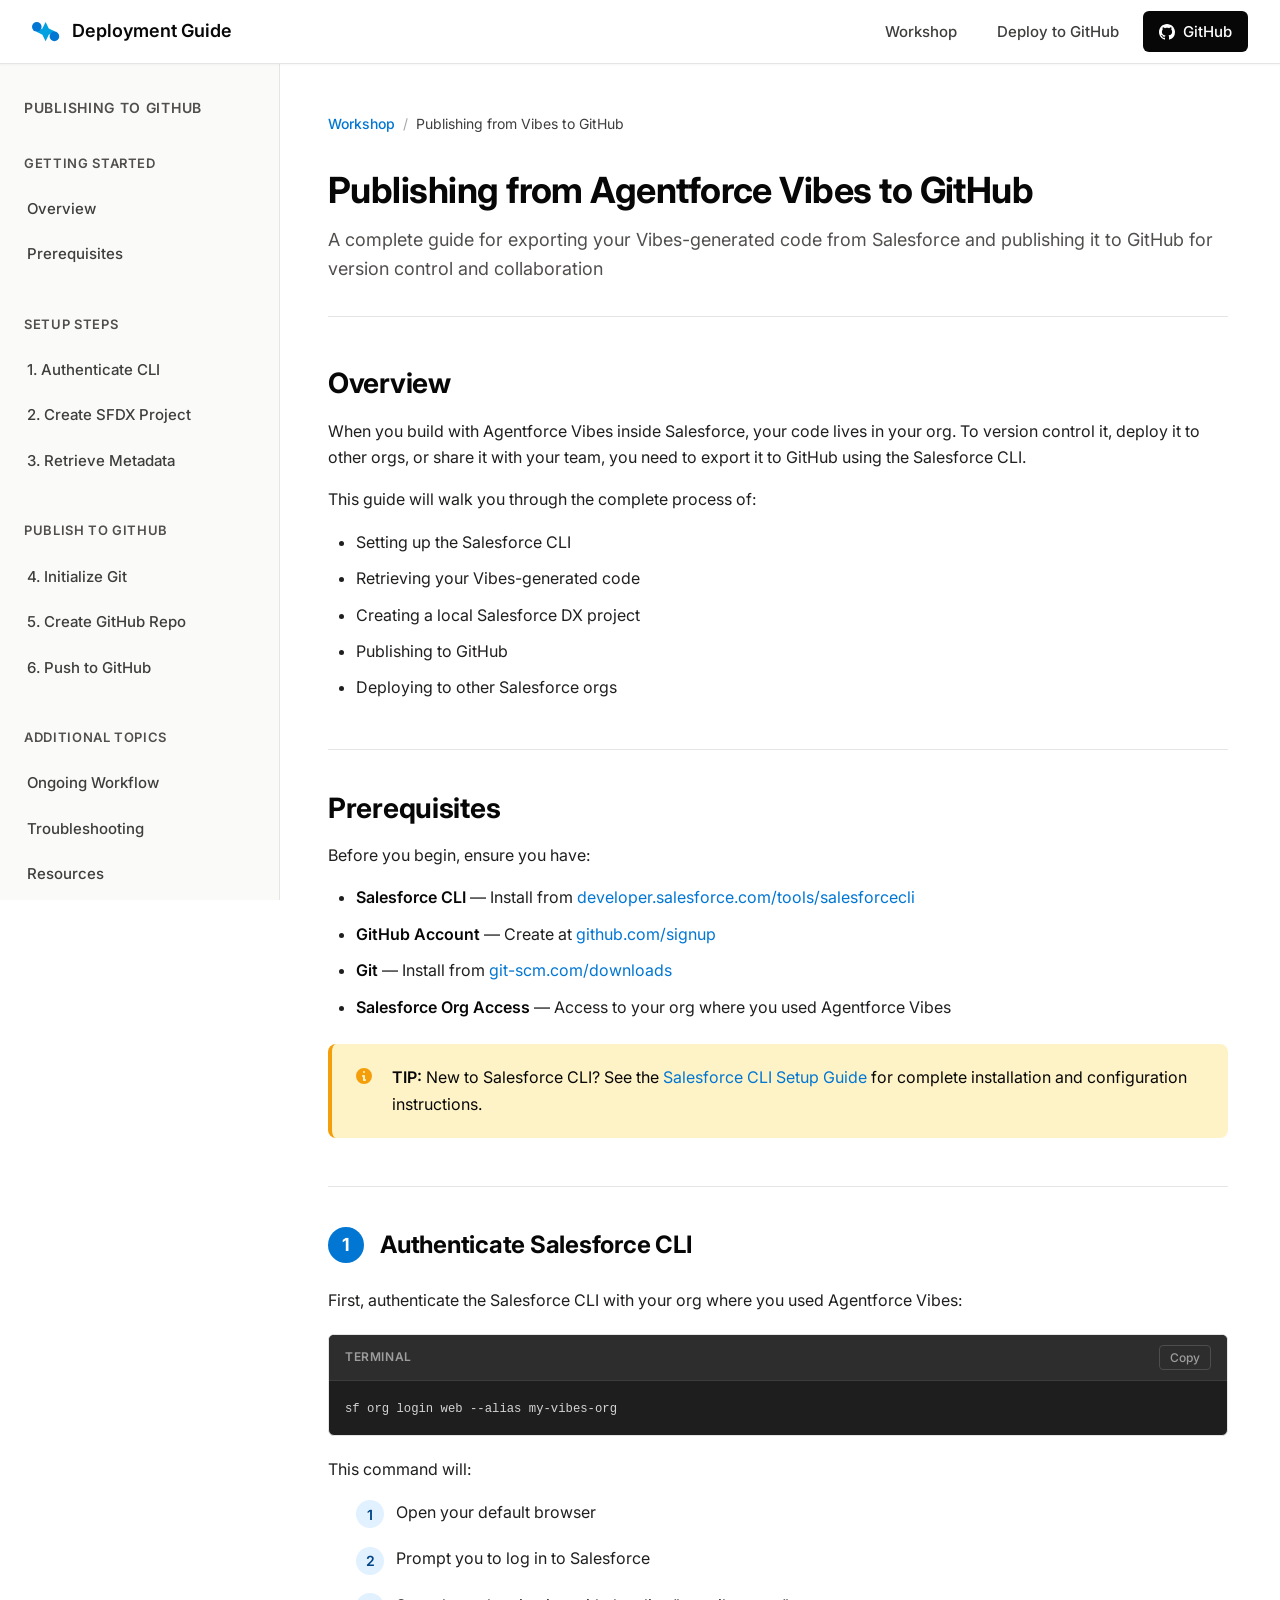
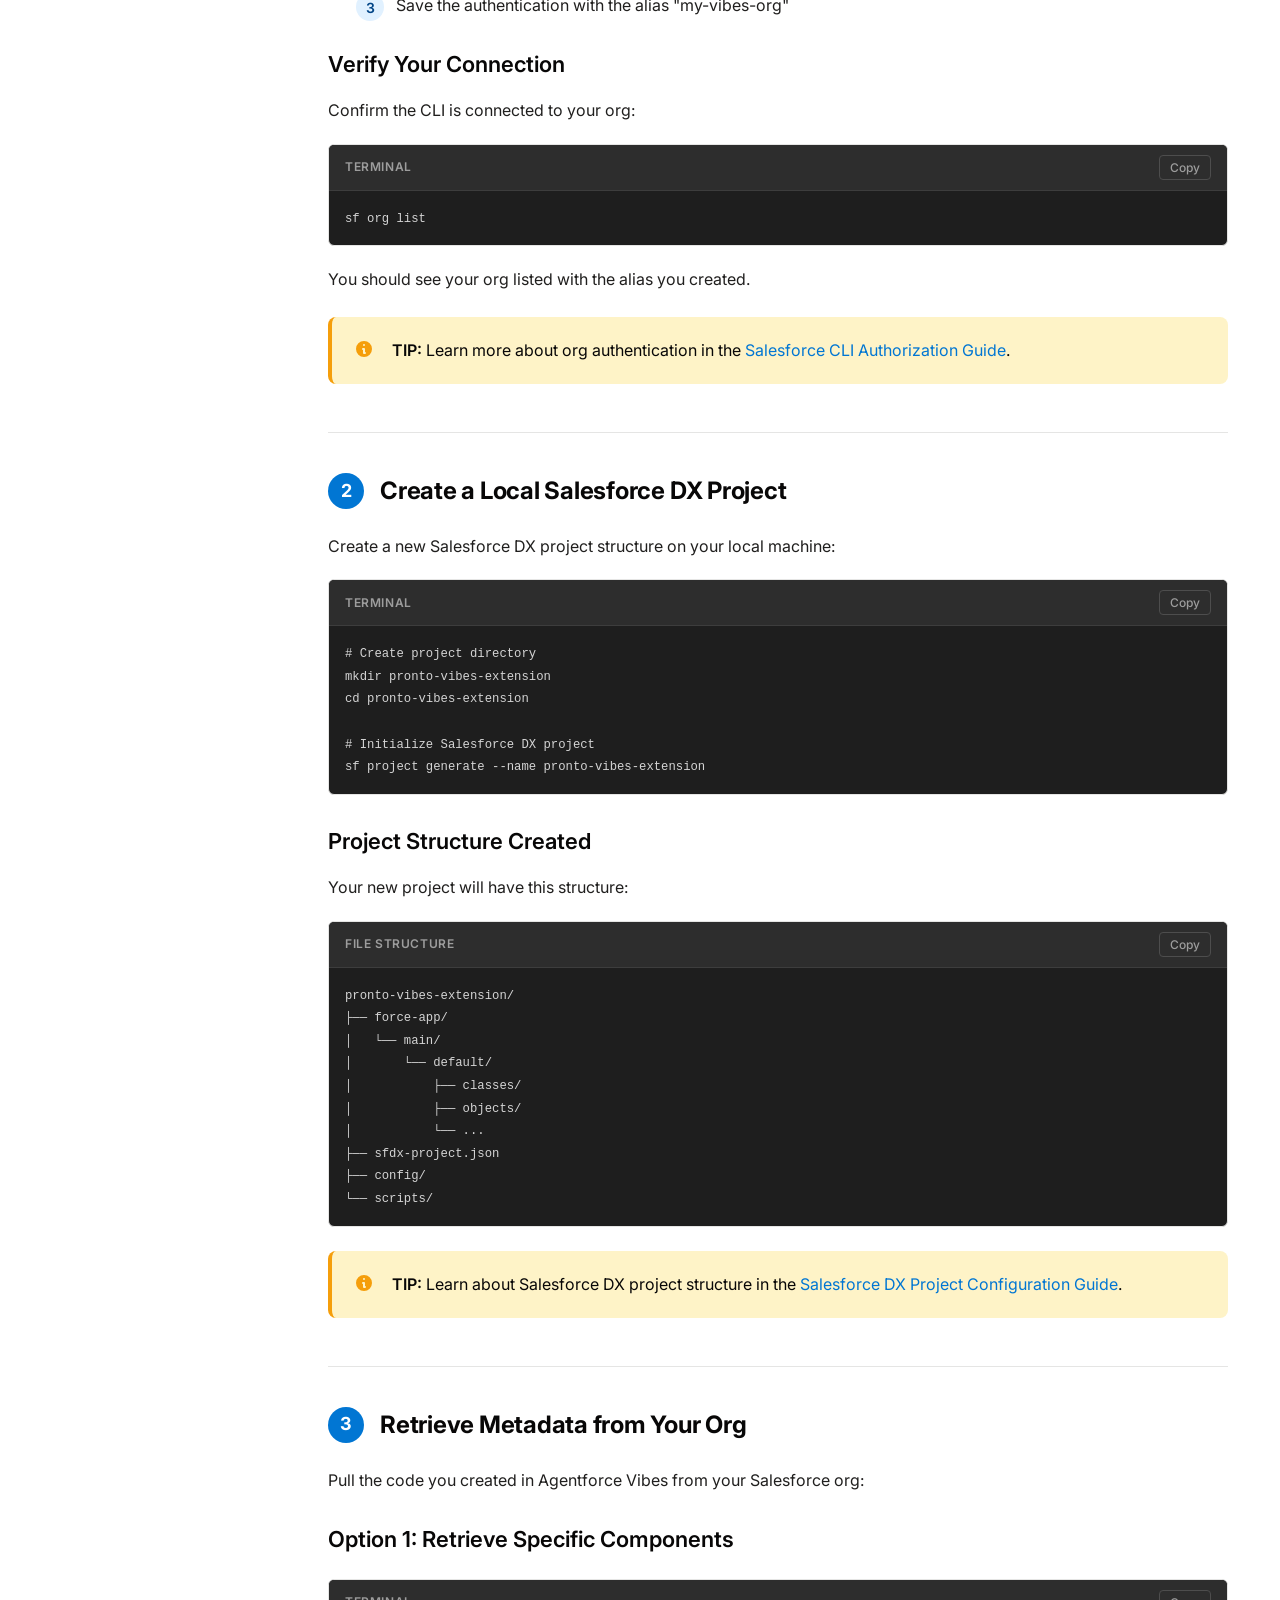
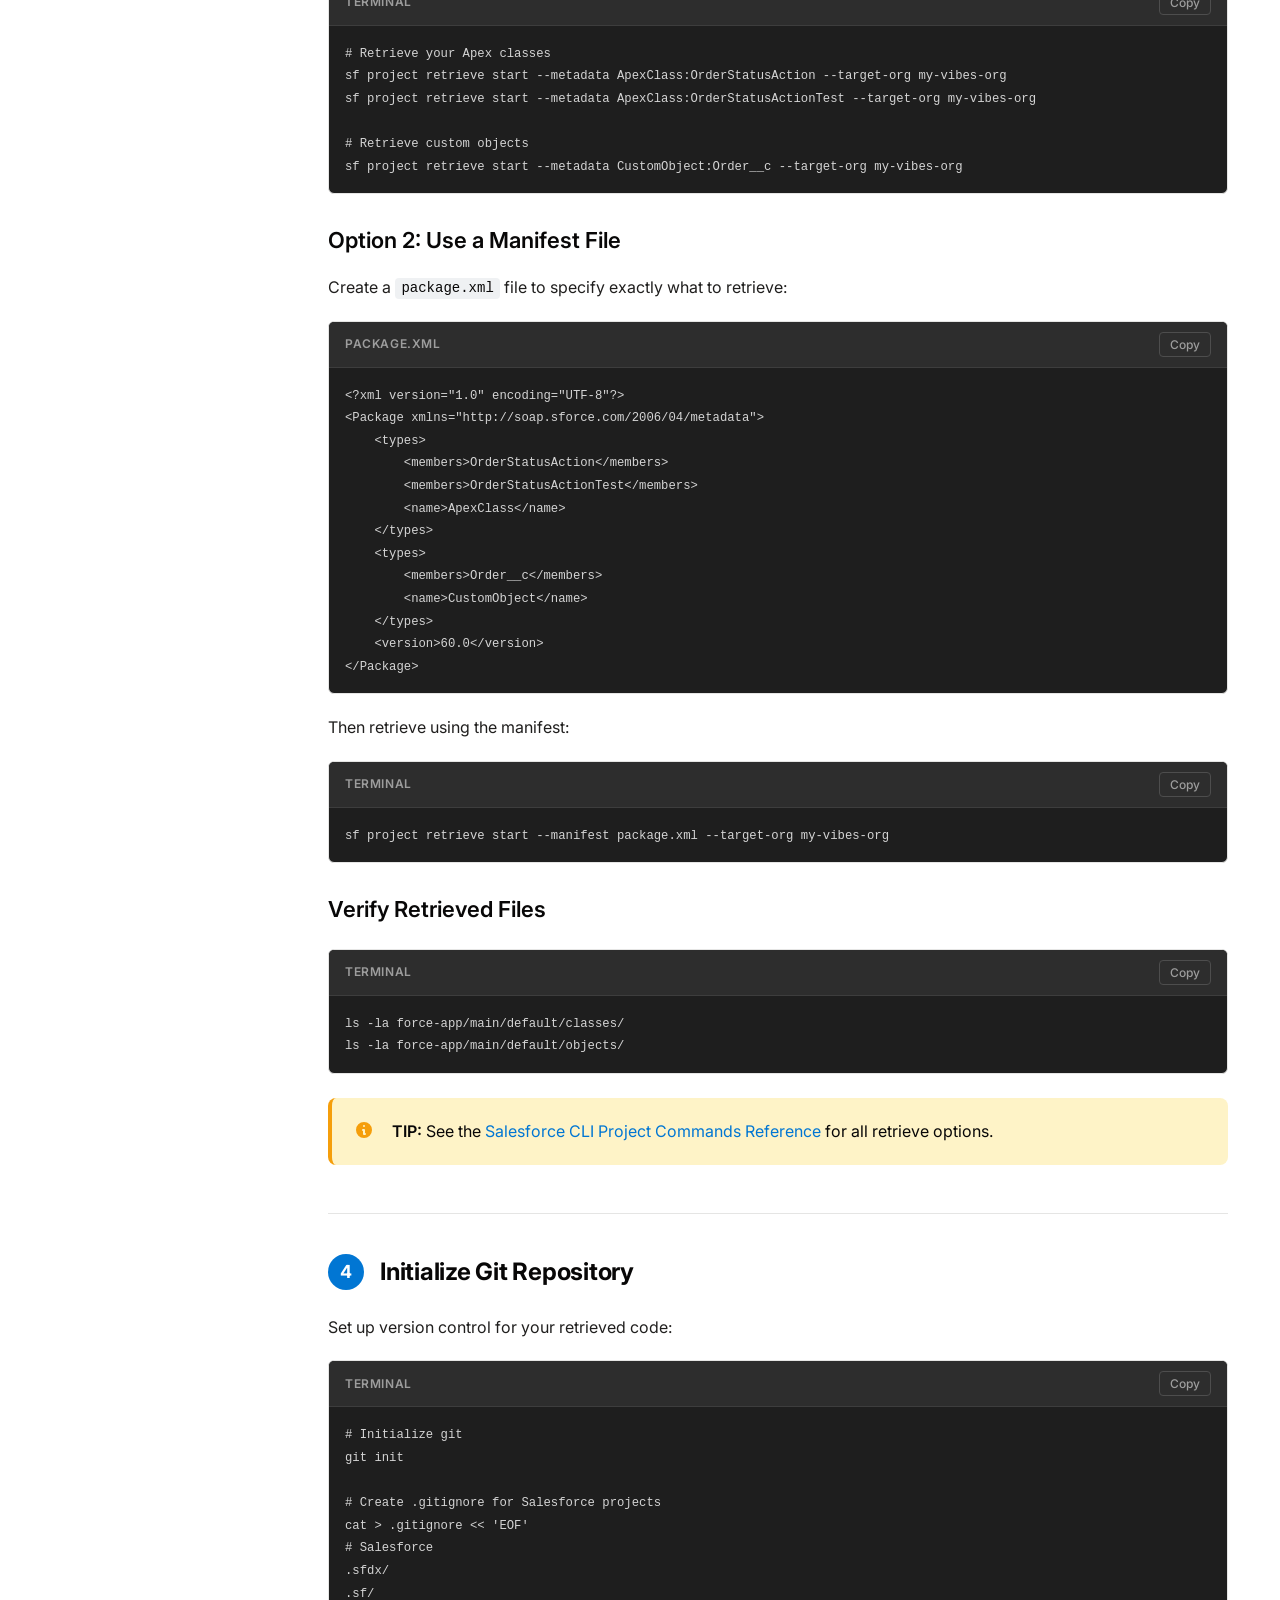
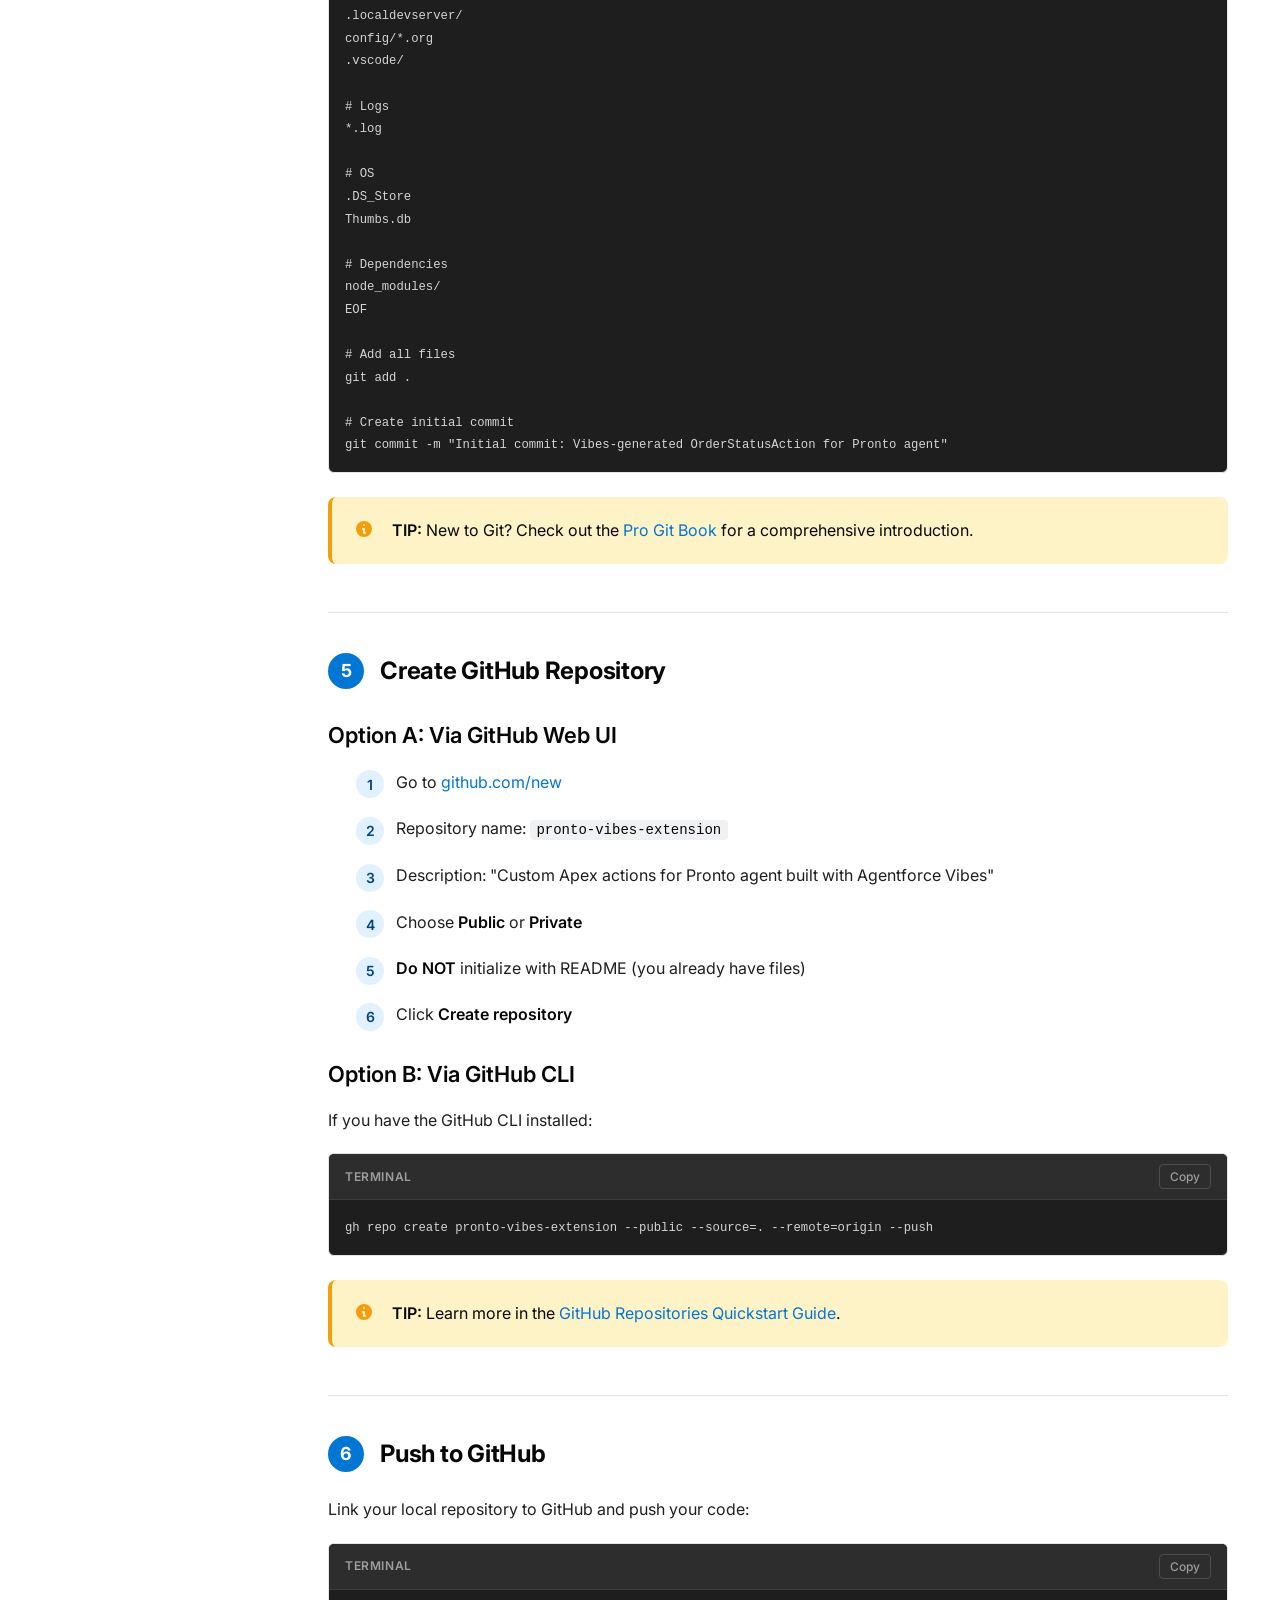
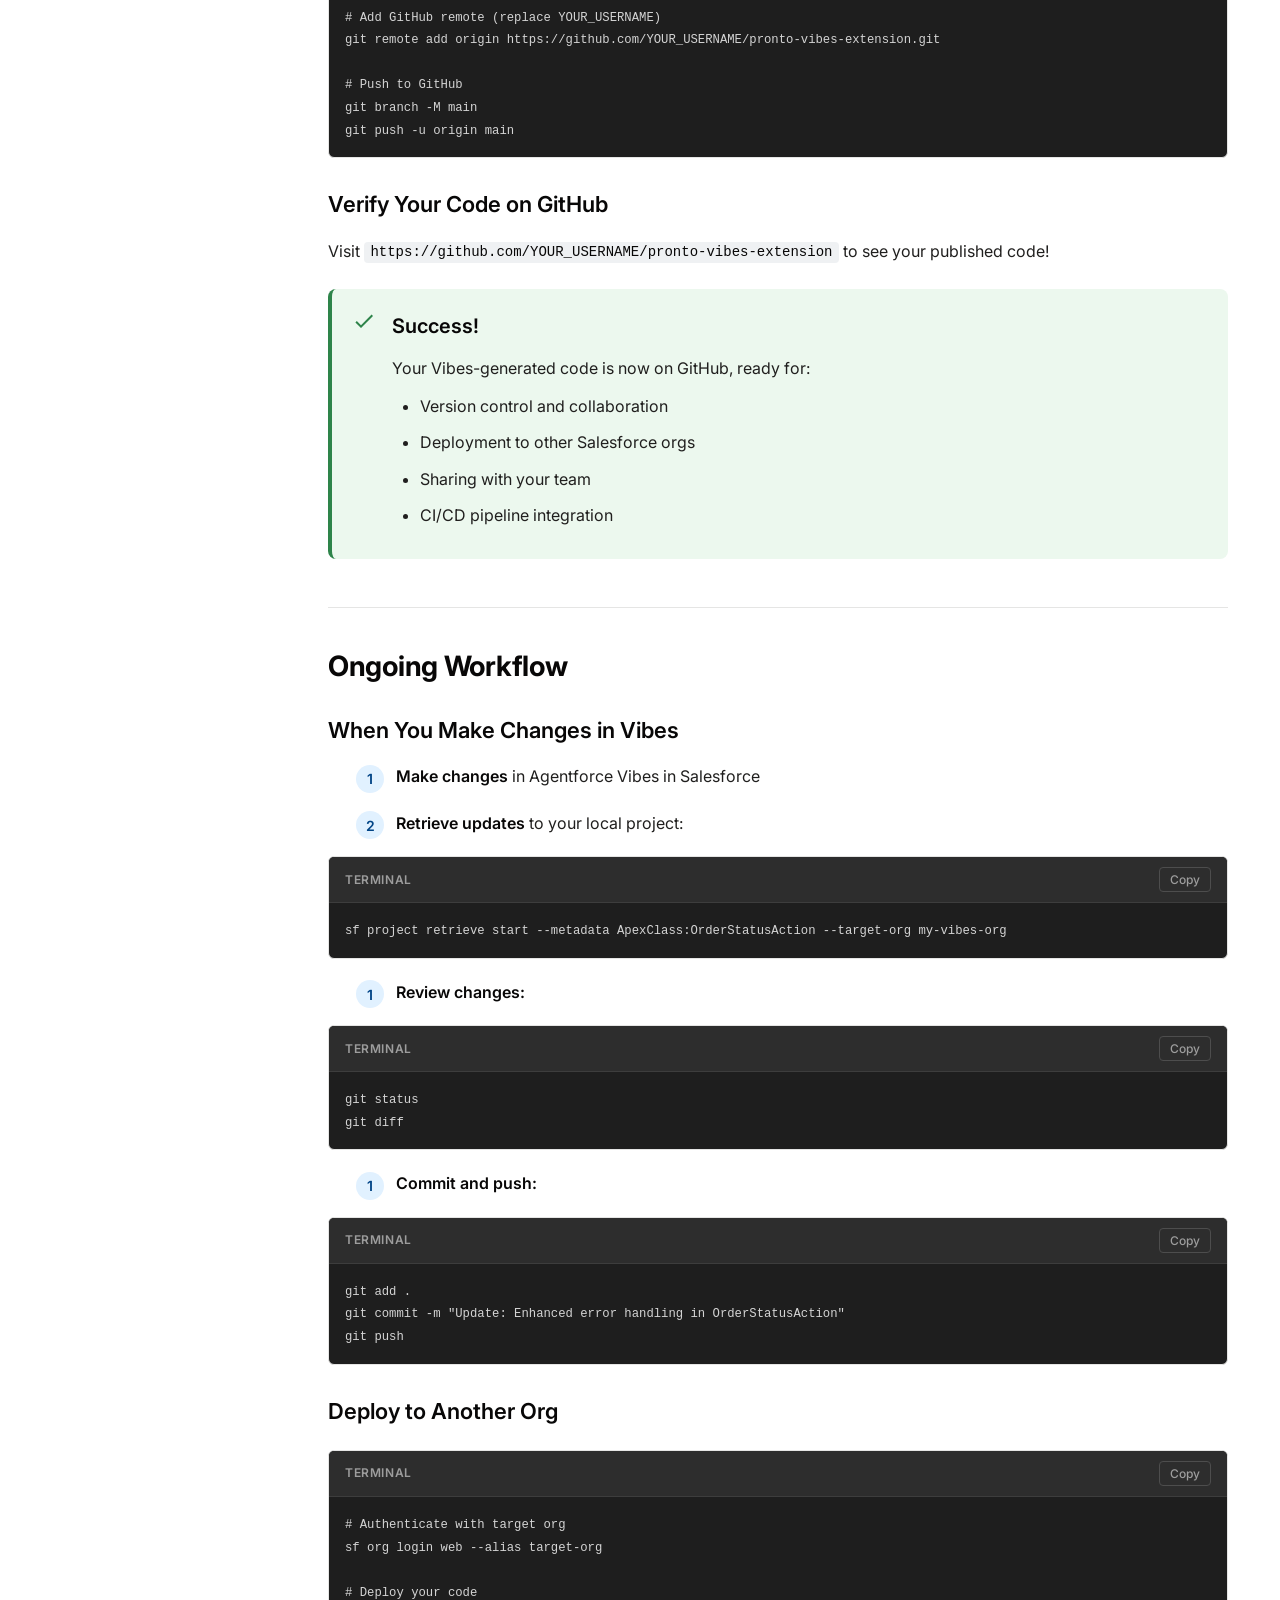
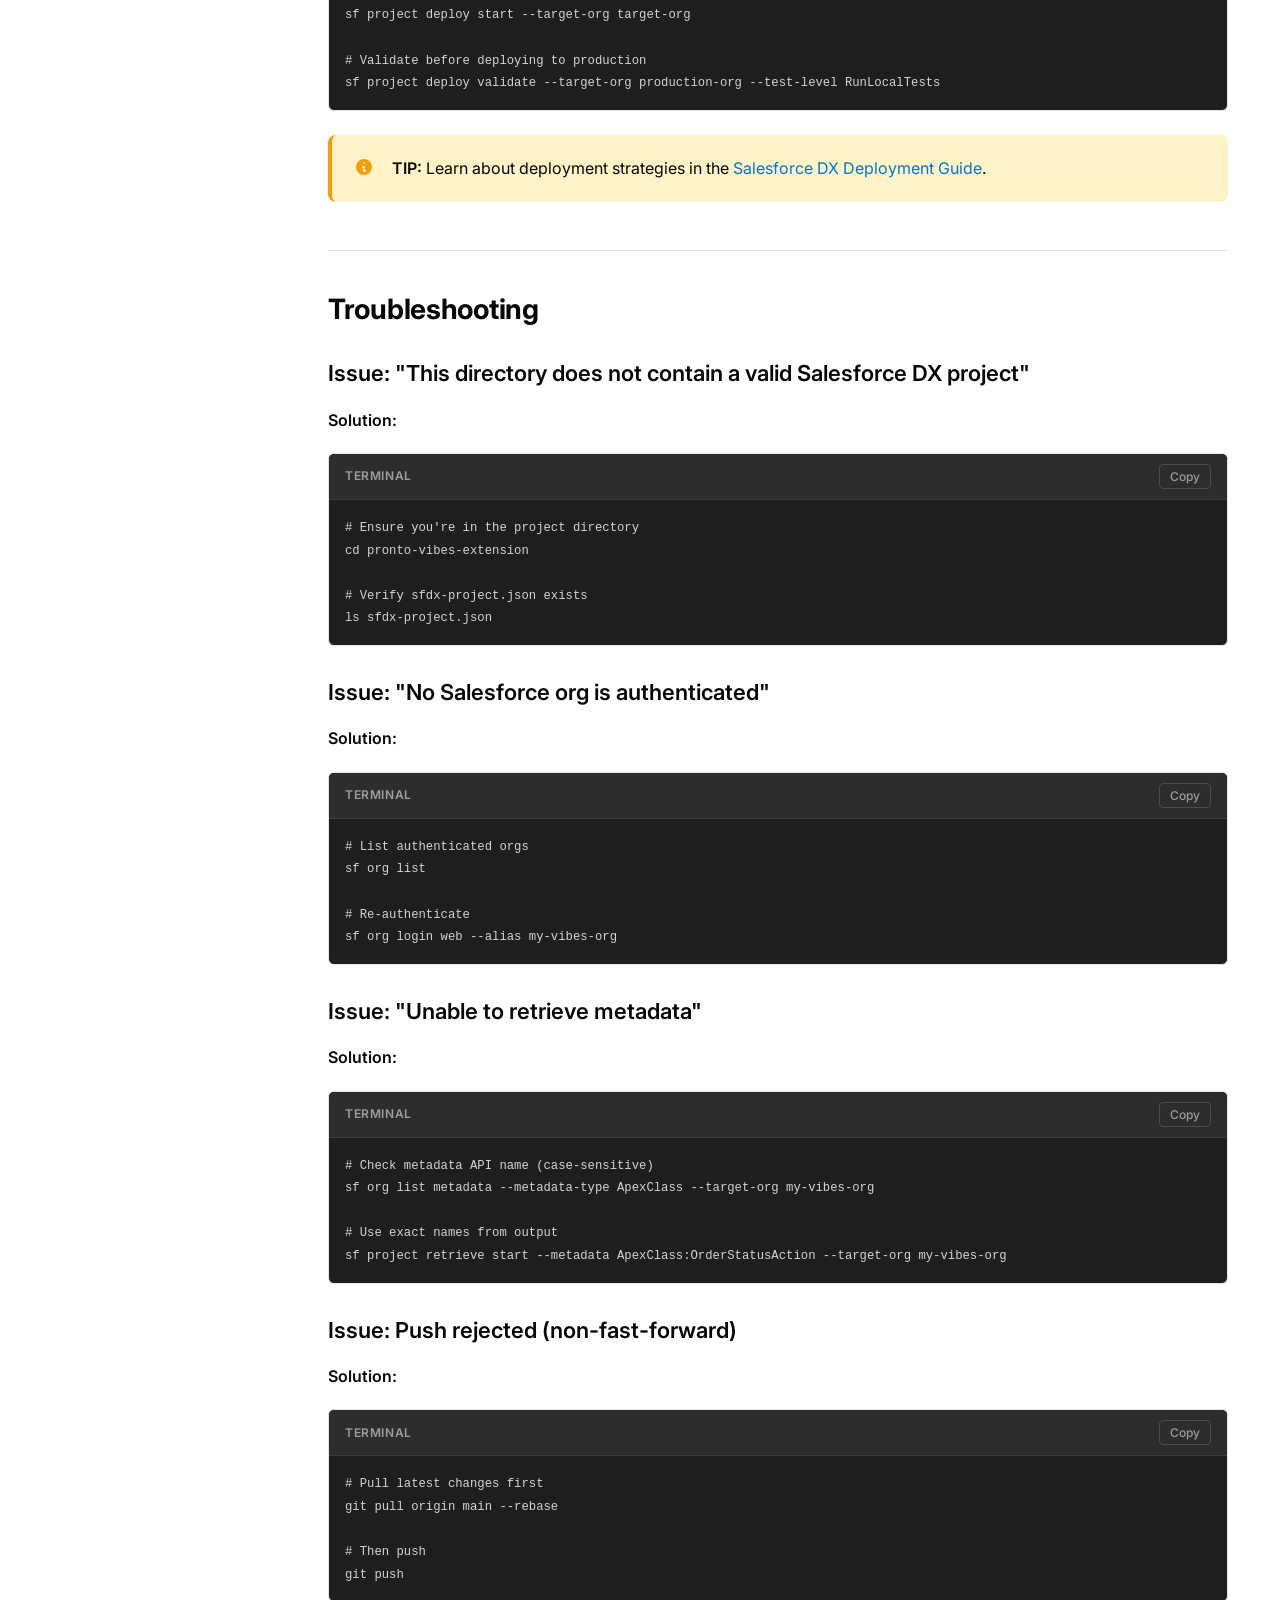
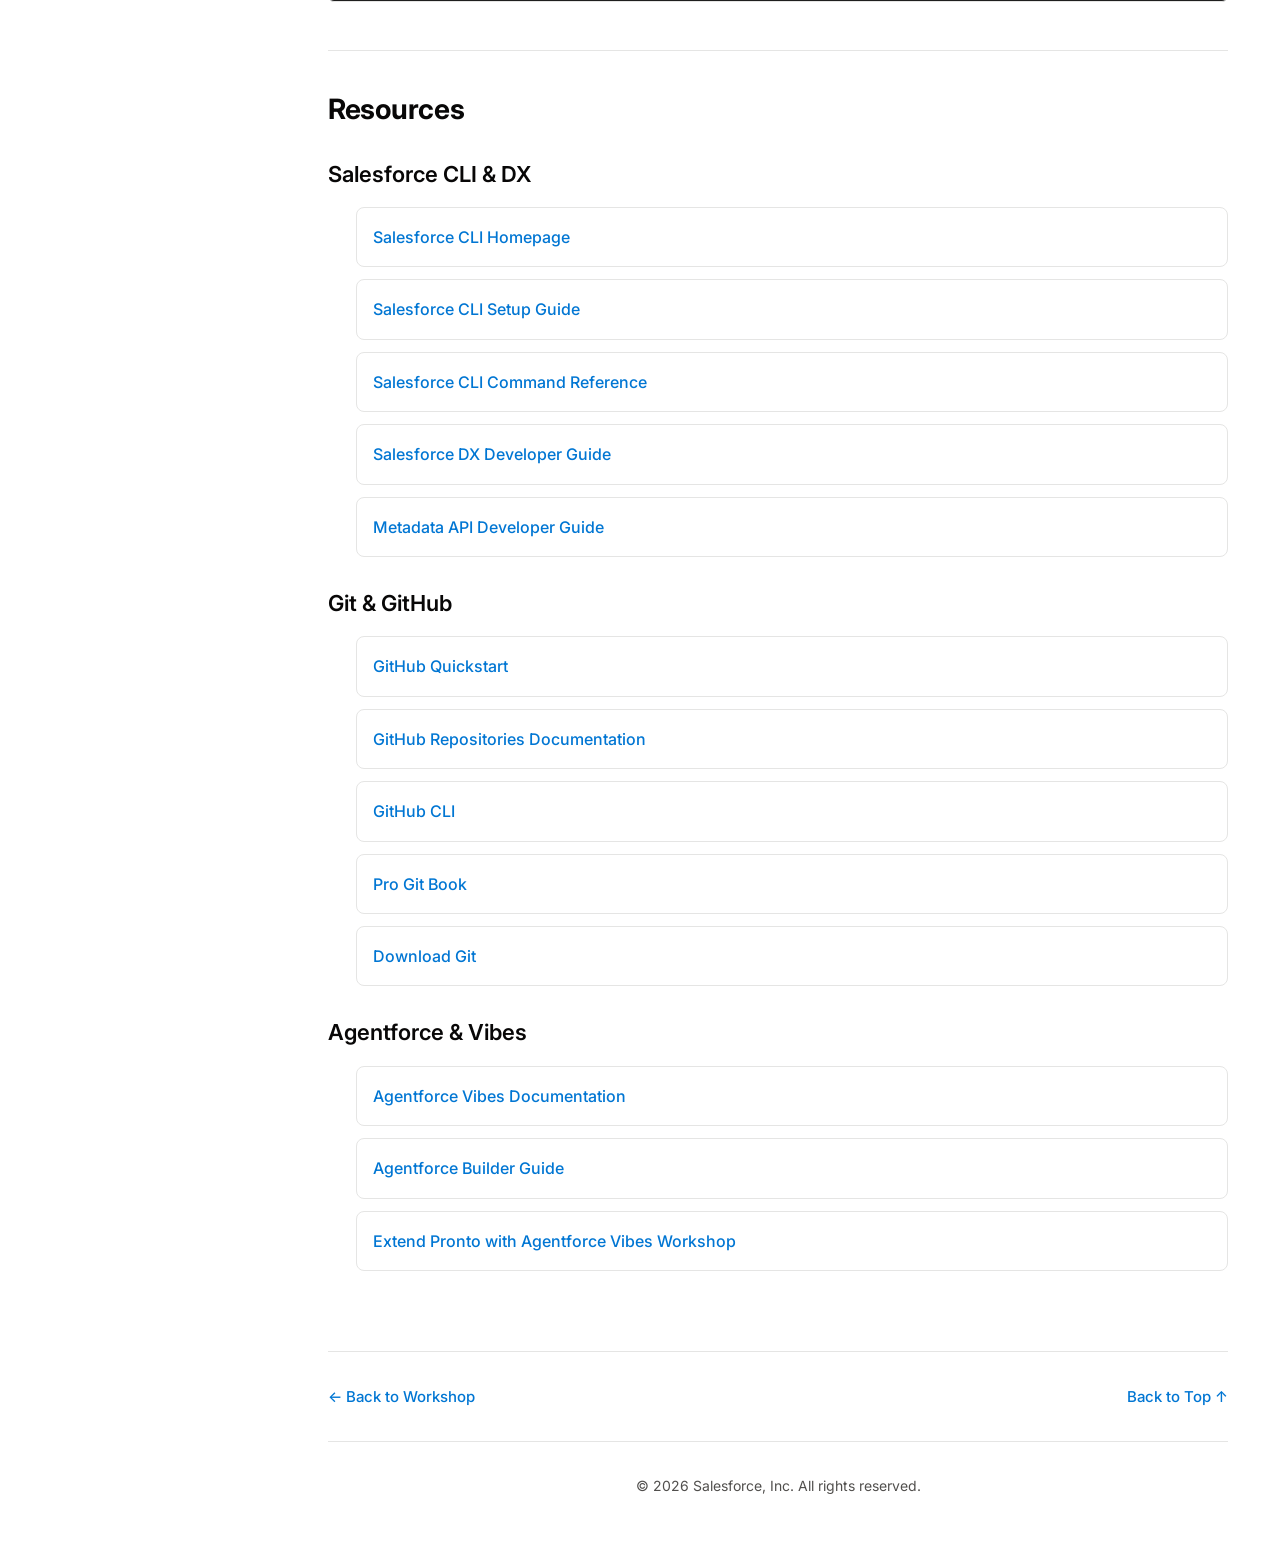
<file: deploy-guide.html>
<!DOCTYPE html>
<html lang="en">
<head>
    <meta charset="UTF-8">
    <meta name="viewport" content="width=device-width, initial-scale=1.0">
    <title>Publishing from Agentforce Vibes to GitHub | Deployment Guide</title>
    <link rel="icon" type="image/svg+xml" href="favicon.svg">
    <link rel="alternate icon" href="favicon.ico">
    <link rel="stylesheet" href="styles.css">
    <link rel="preconnect" href="https://fonts.googleapis.com">
    <link rel="preconnect" href="https://fonts.gstatic.com" crossorigin>
    <link href="https://fonts.googleapis.com/css2?family=Inter:wght@300;400;500;600;700&display=swap" rel="stylesheet">
</head>
<body>
    <nav class="top-nav">
        <div class="nav-container">
            <div class="nav-brand">
                <svg class="logo-icon" width="28" height="20" viewBox="0 0 28 20" fill="none" xmlns="http://www.w3.org/2000/svg">
                    <path d="M13.6 0L10.4 6.4L4 9.6L10.4 12.8L13.6 19.2L16.8 12.8L23.2 9.6L16.8 6.4L13.6 0Z" fill="#00A1E0"/>
                    <circle cx="4.8" cy="4.8" r="4.8" fill="#0176D3"/>
                    <circle cx="22.4" cy="14.4" r="4.8" fill="#0176D3"/>
                </svg>
                <span class="brand-text">Deployment Guide</span>
            </div>
            <div class="nav-links">
                <a href="index.html">Workshop</a>
                <a href="deploy-guide.html">Deploy to GitHub</a>
                <a href="https://github.com" class="btn-secondary" target="_blank">
                    <svg width="16" height="16" viewBox="0 0 16 16" fill="currentColor">
                        <path d="M8 0C3.58 0 0 3.58 0 8c0 3.54 2.29 6.53 5.47 7.59.4.07.55-.17.55-.38 0-.19-.01-.82-.01-1.49-2.01.37-2.53-.49-2.69-.94-.09-.23-.48-.94-.82-1.13-.28-.15-.68-.52-.01-.53.63-.01 1.08.58 1.23.82.72 1.21 1.87.87 2.33.66.07-.52.28-.87.51-1.07-1.78-.2-3.64-.89-3.64-3.95 0-.87.31-1.59.82-2.15-.08-.2-.36-1.02.08-2.12 0 0 .67-.21 2.2.82.64-.18 1.32-.27 2-.27.68 0 1.36.09 2 .27 1.53-1.04 2.2-.82 2.2-.82.44 1.1.16 1.92.08 2.12.51.56.82 1.27.82 2.15 0 3.07-1.87 3.75-3.65 3.95.29.25.54.73.54 1.48 0 1.07-.01 1.93-.01 2.2 0 .21.15.46.55.38A8.013 8.013 0 0016 8c0-4.42-3.58-8-8-8z"/>
                    </svg>
                    GitHub
                </a>
            </div>
        </div>
    </nav>

    <div class="container">
        <aside class="sidebar">
            <div class="sidebar-header">
                <h2>Publishing to GitHub</h2>
            </div>
            <nav class="side-nav">
                <div class="nav-group">
                    <div class="nav-group-title">Getting Started</div>
                    <ul class="nav-list">
                        <li><a href="#overview" class="nav-item active">Overview</a></li>
                        <li><a href="#prerequisites" class="nav-item">Prerequisites</a></li>
                    </ul>
                </div>
                <div class="nav-group">
                    <div class="nav-group-title">Setup Steps</div>
                    <ul class="nav-list">
                        <li><a href="#step1" class="nav-item">1. Authenticate CLI</a></li>
                        <li><a href="#step2" class="nav-item">2. Create SFDX Project</a></li>
                        <li><a href="#step3" class="nav-item">3. Retrieve Metadata</a></li>
                    </ul>
                </div>
                <div class="nav-group">
                    <div class="nav-group-title">Publish to GitHub</div>
                    <ul class="nav-list">
                        <li><a href="#step4" class="nav-item">4. Initialize Git</a></li>
                        <li><a href="#step5" class="nav-item">5. Create GitHub Repo</a></li>
                        <li><a href="#step6" class="nav-item">6. Push to GitHub</a></li>
                    </ul>
                </div>
                <div class="nav-group">
                    <div class="nav-group-title">Additional Topics</div>
                    <ul class="nav-list">
                        <li><a href="#workflow" class="nav-item">Ongoing Workflow</a></li>
                        <li><a href="#troubleshooting" class="nav-item">Troubleshooting</a></li>
                        <li><a href="#resources" class="nav-item">Resources</a></li>
                    </ul>
                </div>
            </nav>
        </aside>

        <main class="content">
            <div class="breadcrumb">
                <a href="index.html">Workshop</a>
                <span class="separator">/</span>
                <span class="current">Publishing from Vibes to GitHub</span>
            </div>

            <header class="page-header">
                <h1>Publishing from Agentforce Vibes to GitHub</h1>
                <p class="lead">A complete guide for exporting your Vibes-generated code from Salesforce and publishing it to GitHub for version control and collaboration</p>
            </header>

            <section id="overview" class="content-section">
                <h2>Overview</h2>
                <p>When you build with Agentforce Vibes inside Salesforce, your code lives in your org. To version control it, deploy it to other orgs, or share it with your team, you need to export it to GitHub using the Salesforce CLI.</p>

                <p>This guide will walk you through the complete process of:</p>
                <ul>
                    <li>Setting up the Salesforce CLI</li>
                    <li>Retrieving your Vibes-generated code</li>
                    <li>Creating a local Salesforce DX project</li>
                    <li>Publishing to GitHub</li>
                    <li>Deploying to other Salesforce orgs</li>
                </ul>
            </section>

            <section id="prerequisites" class="content-section">
                <h2>Prerequisites</h2>
                <p>Before you begin, ensure you have:</p>

                <ul>
                    <li><strong>Salesforce CLI</strong> — Install from <a href="https://developer.salesforce.com/tools/salesforcecli" target="_blank">developer.salesforce.com/tools/salesforcecli</a></li>
                    <li><strong>GitHub Account</strong> — Create at <a href="https://github.com/signup" target="_blank">github.com/signup</a></li>
                    <li><strong>Git</strong> — Install from <a href="https://git-scm.com/downloads" target="_blank">git-scm.com/downloads</a></li>
                    <li><strong>Salesforce Org Access</strong> — Access to your org where you used Agentforce Vibes</li>
                </ul>

                <div class="callout callout-info">
                    <div class="callout-icon">
                        <svg width="20" height="20" viewBox="0 0 20 20" fill="currentColor">
                            <path fill-rule="evenodd" d="M18 10a8 8 0 11-16 0 8 8 0 0116 0zm-7-4a1 1 0 11-2 0 1 1 0 012 0zM9 9a1 1 0 000 2v3a1 1 0 001 1h1a1 1 0 100-2v-3a1 1 0 00-1-1H9z" clip-rule="evenodd"/>
                        </svg>
                    </div>
                    <div class="callout-content">
                        <strong>TIP:</strong> New to Salesforce CLI? See the <a href="https://developer.salesforce.com/docs/atlas.en-us.sfdx_setup.meta/sfdx_setup/sfdx_setup_intro.htm" target="_blank">Salesforce CLI Setup Guide</a> for complete installation and configuration instructions.
                    </div>
                </div>
            </section>

            <section id="step1" class="content-section">
                <div class="step-header">
                    <span class="step-number">1</span>
                    <h2>Authenticate Salesforce CLI</h2>
                </div>

                <p>First, authenticate the Salesforce CLI with your org where you used Agentforce Vibes:</p>

                <div class="code-example">
                    <div class="code-header">
                        <span class="code-label">Terminal</span>
                        <button class="copy-btn">Copy</button>
                    </div>
                    <pre><code>sf org login web --alias my-vibes-org</code></pre>
                </div>

                <p>This command will:</p>
                <ol class="step-list">
                    <li>Open your default browser</li>
                    <li>Prompt you to log in to Salesforce</li>
                    <li>Save the authentication with the alias "my-vibes-org"</li>
                </ol>

                <h3>Verify Your Connection</h3>
                <p>Confirm the CLI is connected to your org:</p>

                <div class="code-example">
                    <div class="code-header">
                        <span class="code-label">Terminal</span>
                        <button class="copy-btn">Copy</button>
                    </div>
                    <pre><code>sf org list</code></pre>
                </div>

                <p>You should see your org listed with the alias you created.</p>

                <div class="callout callout-info">
                    <div class="callout-icon">
                        <svg width="20" height="20" viewBox="0 0 20 20" fill="currentColor">
                            <path fill-rule="evenodd" d="M18 10a8 8 0 11-16 0 8 8 0 0116 0zm-7-4a1 1 0 11-2 0 1 1 0 012 0zM9 9a1 1 0 000 2v3a1 1 0 001 1h1a1 1 0 100-2v-3a1 1 0 00-1-1H9z" clip-rule="evenodd"/>
                        </svg>
                    </div>
                    <div class="callout-content">
                        <strong>TIP:</strong> Learn more about org authentication in the <a href="https://developer.salesforce.com/docs/atlas.en-us.sfdx_dev.meta/sfdx_dev/sfdx_dev_auth.htm" target="_blank">Salesforce CLI Authorization Guide</a>.
                    </div>
                </div>
            </section>

            <section id="step2" class="content-section">
                <div class="step-header">
                    <span class="step-number">2</span>
                    <h2>Create a Local Salesforce DX Project</h2>
                </div>

                <p>Create a new Salesforce DX project structure on your local machine:</p>

                <div class="code-example">
                    <div class="code-header">
                        <span class="code-label">Terminal</span>
                        <button class="copy-btn">Copy</button>
                    </div>
                    <pre><code># Create project directory
mkdir pronto-vibes-extension
cd pronto-vibes-extension

# Initialize Salesforce DX project
sf project generate --name pronto-vibes-extension</code></pre>
                </div>

                <h3>Project Structure Created</h3>
                <p>Your new project will have this structure:</p>

                <div class="code-example">
                    <div class="code-header">
                        <span class="code-label">File Structure</span>
                        <button class="copy-btn">Copy</button>
                    </div>
                    <pre><code>pronto-vibes-extension/
├── force-app/
│   └── main/
│       └── default/
│           ├── classes/
│           ├── objects/
│           └── ...
├── sfdx-project.json
├── config/
└── scripts/</code></pre>
                </div>

                <div class="callout callout-info">
                    <div class="callout-icon">
                        <svg width="20" height="20" viewBox="0 0 20 20" fill="currentColor">
                            <path fill-rule="evenodd" d="M18 10a8 8 0 11-16 0 8 8 0 0116 0zm-7-4a1 1 0 11-2 0 1 1 0 012 0zM9 9a1 1 0 000 2v3a1 1 0 001 1h1a1 1 0 100-2v-3a1 1 0 00-1-1H9z" clip-rule="evenodd"/>
                        </svg>
                    </div>
                    <div class="callout-content">
                        <strong>TIP:</strong> Learn about Salesforce DX project structure in the <a href="https://developer.salesforce.com/docs/atlas.en-us.sfdx_dev.meta/sfdx_dev/sfdx_dev_ws_config.htm" target="_blank">Salesforce DX Project Configuration Guide</a>.
                    </div>
                </div>
            </section>

            <section id="step3" class="content-section">
                <div class="step-header">
                    <span class="step-number">3</span>
                    <h2>Retrieve Metadata from Your Org</h2>
                </div>

                <p>Pull the code you created in Agentforce Vibes from your Salesforce org:</p>

                <h3>Option 1: Retrieve Specific Components</h3>
                <div class="code-example">
                    <div class="code-header">
                        <span class="code-label">Terminal</span>
                        <button class="copy-btn">Copy</button>
                    </div>
                    <pre><code># Retrieve your Apex classes
sf project retrieve start --metadata ApexClass:OrderStatusAction --target-org my-vibes-org
sf project retrieve start --metadata ApexClass:OrderStatusActionTest --target-org my-vibes-org

# Retrieve custom objects
sf project retrieve start --metadata CustomObject:Order__c --target-org my-vibes-org</code></pre>
                </div>

                <h3>Option 2: Use a Manifest File</h3>
                <p>Create a <code>package.xml</code> file to specify exactly what to retrieve:</p>

                <div class="code-example">
                    <div class="code-header">
                        <span class="code-label">package.xml</span>
                        <button class="copy-btn">Copy</button>
                    </div>
                    <pre><code>&lt;?xml version="1.0" encoding="UTF-8"?&gt;
&lt;Package xmlns="http://soap.sforce.com/2006/04/metadata"&gt;
    &lt;types&gt;
        &lt;members&gt;OrderStatusAction&lt;/members&gt;
        &lt;members&gt;OrderStatusActionTest&lt;/members&gt;
        &lt;name&gt;ApexClass&lt;/name&gt;
    &lt;/types&gt;
    &lt;types&gt;
        &lt;members&gt;Order__c&lt;/members&gt;
        &lt;name&gt;CustomObject&lt;/name&gt;
    &lt;/types&gt;
    &lt;version&gt;60.0&lt;/version&gt;
&lt;/Package&gt;</code></pre>
                </div>

                <p>Then retrieve using the manifest:</p>
                <div class="code-example">
                    <div class="code-header">
                        <span class="code-label">Terminal</span>
                        <button class="copy-btn">Copy</button>
                    </div>
                    <pre><code>sf project retrieve start --manifest package.xml --target-org my-vibes-org</code></pre>
                </div>

                <h3>Verify Retrieved Files</h3>
                <div class="code-example">
                    <div class="code-header">
                        <span class="code-label">Terminal</span>
                        <button class="copy-btn">Copy</button>
                    </div>
                    <pre><code>ls -la force-app/main/default/classes/
ls -la force-app/main/default/objects/</code></pre>
                </div>

                <div class="callout callout-info">
                    <div class="callout-icon">
                        <svg width="20" height="20" viewBox="0 0 20 20" fill="currentColor">
                            <path fill-rule="evenodd" d="M18 10a8 8 0 11-16 0 8 8 0 0116 0zm-7-4a1 1 0 11-2 0 1 1 0 012 0zM9 9a1 1 0 000 2v3a1 1 0 001 1h1a1 1 0 100-2v-3a1 1 0 00-1-1H9z" clip-rule="evenodd"/>
                        </svg>
                    </div>
                    <div class="callout-content">
                        <strong>TIP:</strong> See the <a href="https://developer.salesforce.com/docs/atlas.en-us.sfdx_cli_reference.meta/sfdx_cli_reference/cli_reference_project_commands_unified.htm" target="_blank">Salesforce CLI Project Commands Reference</a> for all retrieve options.
                    </div>
                </div>
            </section>

            <section id="step4" class="content-section">
                <div class="step-header">
                    <span class="step-number">4</span>
                    <h2>Initialize Git Repository</h2>
                </div>

                <p>Set up version control for your retrieved code:</p>

                <div class="code-example">
                    <div class="code-header">
                        <span class="code-label">Terminal</span>
                        <button class="copy-btn">Copy</button>
                    </div>
                    <pre><code># Initialize git
git init

# Create .gitignore for Salesforce projects
cat &gt; .gitignore &lt;&lt; 'EOF'
# Salesforce
.sfdx/
.sf/
.localdevserver/
config/*.org
.vscode/

# Logs
*.log

# OS
.DS_Store
Thumbs.db

# Dependencies
node_modules/
EOF

# Add all files
git add .

# Create initial commit
git commit -m "Initial commit: Vibes-generated OrderStatusAction for Pronto agent"</code></pre>
                </div>

                <div class="callout callout-info">
                    <div class="callout-icon">
                        <svg width="20" height="20" viewBox="0 0 20 20" fill="currentColor">
                            <path fill-rule="evenodd" d="M18 10a8 8 0 11-16 0 8 8 0 0116 0zm-7-4a1 1 0 11-2 0 1 1 0 012 0zM9 9a1 1 0 000 2v3a1 1 0 001 1h1a1 1 0 100-2v-3a1 1 0 00-1-1H9z" clip-rule="evenodd"/>
                        </svg>
                    </div>
                    <div class="callout-content">
                        <strong>TIP:</strong> New to Git? Check out the <a href="https://git-scm.com/book/en/v2/Getting-Started-About-Version-Control" target="_blank">Pro Git Book</a> for a comprehensive introduction.
                    </div>
                </div>
            </section>

            <section id="step5" class="content-section">
                <div class="step-header">
                    <span class="step-number">5</span>
                    <h2>Create GitHub Repository</h2>
                </div>

                <h3>Option A: Via GitHub Web UI</h3>
                <ol class="step-list">
                    <li>Go to <a href="https://github.com/new" target="_blank">github.com/new</a></li>
                    <li>Repository name: <code>pronto-vibes-extension</code></li>
                    <li>Description: "Custom Apex actions for Pronto agent built with Agentforce Vibes"</li>
                    <li>Choose <strong>Public</strong> or <strong>Private</strong></li>
                    <li><strong>Do NOT</strong> initialize with README (you already have files)</li>
                    <li>Click <strong>Create repository</strong></li>
                </ol>

                <h3>Option B: Via GitHub CLI</h3>
                <p>If you have the GitHub CLI installed:</p>

                <div class="code-example">
                    <div class="code-header">
                        <span class="code-label">Terminal</span>
                        <button class="copy-btn">Copy</button>
                    </div>
                    <pre><code>gh repo create pronto-vibes-extension --public --source=. --remote=origin --push</code></pre>
                </div>

                <div class="callout callout-info">
                    <div class="callout-icon">
                        <svg width="20" height="20" viewBox="0 0 20 20" fill="currentColor">
                            <path fill-rule="evenodd" d="M18 10a8 8 0 11-16 0 8 8 0 0116 0zm-7-4a1 1 0 11-2 0 1 1 0 012 0zM9 9a1 1 0 000 2v3a1 1 0 001 1h1a1 1 0 100-2v-3a1 1 0 00-1-1H9z" clip-rule="evenodd"/>
                        </svg>
                    </div>
                    <div class="callout-content">
                        <strong>TIP:</strong> Learn more in the <a href="https://docs.github.com/en/repositories/creating-and-managing-repositories/quickstart-for-repositories" target="_blank">GitHub Repositories Quickstart Guide</a>.
                    </div>
                </div>
            </section>

            <section id="step6" class="content-section">
                <div class="step-header">
                    <span class="step-number">6</span>
                    <h2>Push to GitHub</h2>
                </div>

                <p>Link your local repository to GitHub and push your code:</p>

                <div class="code-example">
                    <div class="code-header">
                        <span class="code-label">Terminal</span>
                        <button class="copy-btn">Copy</button>
                    </div>
                    <pre><code># Add GitHub remote (replace YOUR_USERNAME)
git remote add origin https://github.com/YOUR_USERNAME/pronto-vibes-extension.git

# Push to GitHub
git branch -M main
git push -u origin main</code></pre>
                </div>

                <h3>Verify Your Code on GitHub</h3>
                <p>Visit <code>https://github.com/YOUR_USERNAME/pronto-vibes-extension</code> to see your published code!</p>

                <div class="callout callout-success">
                    <div class="callout-icon">
                        <svg width="24" height="24" viewBox="0 0 24 24" fill="currentColor">
                            <path d="M9 16.17L4.83 12l-1.42 1.41L9 19 21 7l-1.41-1.41z"/>
                        </svg>
                    </div>
                    <div class="callout-content">
                        <h3>Success!</h3>
                        <p>Your Vibes-generated code is now on GitHub, ready for:</p>
                        <ul>
                            <li>Version control and collaboration</li>
                            <li>Deployment to other Salesforce orgs</li>
                            <li>Sharing with your team</li>
                            <li>CI/CD pipeline integration</li>
                        </ul>
                    </div>
                </div>
            </section>

            <section id="workflow" class="content-section">
                <h2>Ongoing Workflow</h2>

                <h3>When You Make Changes in Vibes</h3>
                <ol class="step-list">
                    <li><strong>Make changes</strong> in Agentforce Vibes in Salesforce</li>
                    <li><strong>Retrieve updates</strong> to your local project:</li>
                </ol>

                <div class="code-example">
                    <div class="code-header">
                        <span class="code-label">Terminal</span>
                        <button class="copy-btn">Copy</button>
                    </div>
                    <pre><code>sf project retrieve start --metadata ApexClass:OrderStatusAction --target-org my-vibes-org</code></pre>
                </div>

                <ol class="step-list" start="3">
                    <li><strong>Review changes:</strong></li>
                </ol>

                <div class="code-example">
                    <div class="code-header">
                        <span class="code-label">Terminal</span>
                        <button class="copy-btn">Copy</button>
                    </div>
                    <pre><code>git status
git diff</code></pre>
                </div>

                <ol class="step-list" start="4">
                    <li><strong>Commit and push:</strong></li>
                </ol>

                <div class="code-example">
                    <div class="code-header">
                        <span class="code-label">Terminal</span>
                        <button class="copy-btn">Copy</button>
                    </div>
                    <pre><code>git add .
git commit -m "Update: Enhanced error handling in OrderStatusAction"
git push</code></pre>
                </div>

                <h3>Deploy to Another Org</h3>
                <div class="code-example">
                    <div class="code-header">
                        <span class="code-label">Terminal</span>
                        <button class="copy-btn">Copy</button>
                    </div>
                    <pre><code># Authenticate with target org
sf org login web --alias target-org

# Deploy your code
sf project deploy start --target-org target-org

# Validate before deploying to production
sf project deploy validate --target-org production-org --test-level RunLocalTests</code></pre>
                </div>

                <div class="callout callout-info">
                    <div class="callout-icon">
                        <svg width="20" height="20" viewBox="0 0 20 20" fill="currentColor">
                            <path fill-rule="evenodd" d="M18 10a8 8 0 11-16 0 8 8 0 0116 0zm-7-4a1 1 0 11-2 0 1 1 0 012 0zM9 9a1 1 0 000 2v3a1 1 0 001 1h1a1 1 0 100-2v-3a1 1 0 00-1-1H9z" clip-rule="evenodd"/>
                        </svg>
                    </div>
                    <div class="callout-content">
                        <strong>TIP:</strong> Learn about deployment strategies in the <a href="https://developer.salesforce.com/docs/atlas.en-us.sfdx_dev.meta/sfdx_dev/sfdx_dev_develop_deploy.htm" target="_blank">Salesforce DX Deployment Guide</a>.
                    </div>
                </div>
            </section>

            <section id="troubleshooting" class="content-section">
                <h2>Troubleshooting</h2>

                <h3>Issue: "This directory does not contain a valid Salesforce DX project"</h3>
                <p><strong>Solution:</strong></p>
                <div class="code-example">
                    <div class="code-header">
                        <span class="code-label">Terminal</span>
                        <button class="copy-btn">Copy</button>
                    </div>
                    <pre><code># Ensure you're in the project directory
cd pronto-vibes-extension

# Verify sfdx-project.json exists
ls sfdx-project.json</code></pre>
                </div>

                <h3>Issue: "No Salesforce org is authenticated"</h3>
                <p><strong>Solution:</strong></p>
                <div class="code-example">
                    <div class="code-header">
                        <span class="code-label">Terminal</span>
                        <button class="copy-btn">Copy</button>
                    </div>
                    <pre><code># List authenticated orgs
sf org list

# Re-authenticate
sf org login web --alias my-vibes-org</code></pre>
                </div>

                <h3>Issue: "Unable to retrieve metadata"</h3>
                <p><strong>Solution:</strong></p>
                <div class="code-example">
                    <div class="code-header">
                        <span class="code-label">Terminal</span>
                        <button class="copy-btn">Copy</button>
                    </div>
                    <pre><code># Check metadata API name (case-sensitive)
sf org list metadata --metadata-type ApexClass --target-org my-vibes-org

# Use exact names from output
sf project retrieve start --metadata ApexClass:OrderStatusAction --target-org my-vibes-org</code></pre>
                </div>

                <h3>Issue: Push rejected (non-fast-forward)</h3>
                <p><strong>Solution:</strong></p>
                <div class="code-example">
                    <div class="code-header">
                        <span class="code-label">Terminal</span>
                        <button class="copy-btn">Copy</button>
                    </div>
                    <pre><code># Pull latest changes first
git pull origin main --rebase

# Then push
git push</code></pre>
                </div>
            </section>

            <section id="resources" class="content-section">
                <h2>Resources</h2>

                <h3>Salesforce CLI & DX</h3>
                <ul class="resource-list">
                    <li><a href="https://developer.salesforce.com/tools/salesforcecli" target="_blank">Salesforce CLI Homepage</a></li>
                    <li><a href="https://developer.salesforce.com/docs/atlas.en-us.sfdx_setup.meta/sfdx_setup/sfdx_setup_intro.htm" target="_blank">Salesforce CLI Setup Guide</a></li>
                    <li><a href="https://developer.salesforce.com/docs/atlas.en-us.sfdx_cli_reference.meta/sfdx_cli_reference/" target="_blank">Salesforce CLI Command Reference</a></li>
                    <li><a href="https://developer.salesforce.com/docs/atlas.en-us.sfdx_dev.meta/sfdx_dev/" target="_blank">Salesforce DX Developer Guide</a></li>
                    <li><a href="https://developer.salesforce.com/docs/atlas.en-us.api_meta.meta/api_meta/" target="_blank">Metadata API Developer Guide</a></li>
                </ul>

                <h3>Git & GitHub</h3>
                <ul class="resource-list">
                    <li><a href="https://docs.github.com/en/get-started/quickstart" target="_blank">GitHub Quickstart</a></li>
                    <li><a href="https://docs.github.com/en/repositories" target="_blank">GitHub Repositories Documentation</a></li>
                    <li><a href="https://cli.github.com/" target="_blank">GitHub CLI</a></li>
                    <li><a href="https://git-scm.com/book/en/v2" target="_blank">Pro Git Book</a></li>
                    <li><a href="https://git-scm.com/downloads" target="_blank">Download Git</a></li>
                </ul>

                <h3>Agentforce & Vibes</h3>
                <ul class="resource-list">
                    <li><a href="https://developer.salesforce.com/docs/einstein/genai/guide/agentforce-vibes.html" target="_blank">Agentforce Vibes Documentation</a></li>
                    <li><a href="https://developer.salesforce.com/docs/einstein/genai/guide/agentforce-understand.html" target="_blank">Agentforce Builder Guide</a></li>
                    <li><a href="index.html">Extend Pronto with Agentforce Vibes Workshop</a></li>
                </ul>
            </section>

            <footer class="page-footer">
                <div class="footer-nav">
                    <a href="index.html" class="footer-link">← Back to Workshop</a>
                    <a href="#overview" class="footer-link">Back to Top ↑</a>
                </div>
                <p>© 2026 Salesforce, Inc. All rights reserved.</p>
            </footer>
        </main>
    </div>

    <script src="script.js"></script>
</body>
</html>
</file>
<file: styles.css>
:root {
    /* Primary colors - Salesforce blue */
    --blue-600: #0176d3;
    --blue-700: #014486;
    --blue-50: #f0f8ff;
    --blue-100: #e1f1ff;

    /* Success - green */
    --green-600: #2e844a;
    --green-50: #ecf8ee;

    /* Warning - amber */
    --amber-600: #fe9339;
    --amber-50: #fff8f0;

    /* Info - cyan */
    --cyan-600: #0b827c;
    --cyan-50: #e6f7f6;

    /* Neutrals - higher contrast for better readability */
    --gray-900: #080707;
    --gray-800: #201f1e;
    --gray-700: #3e3e3c;
    --gray-600: #514f4d;
    --gray-500: #706e6b;
    --gray-400: #a8a6a3;
    --gray-300: #c9c7c5;
    --gray-200: #e5e5e4;
    --gray-100: #f3f2f2;
    --gray-50: #fafaf9;

    --white: #ffffff;

    /* Layout */
    --sidebar-width: 280px;
    --top-nav-height: 64px;
    --content-max-width: 900px;

    /* Shadows - subtle */
    --shadow-sm: 0 1px 2px 0 rgba(0, 0, 0, 0.04);
    --shadow-md: 0 2px 4px 0 rgba(0, 0, 0, 0.08);
    --shadow-lg: 0 4px 8px 0 rgba(0, 0, 0, 0.12);

    /* Border radius */
    --radius-sm: 4px;
    --radius-md: 6px;
    --radius-lg: 8px;
}

* {
    margin: 0;
    padding: 0;
    box-sizing: border-box;
}

body {
    font-family: 'Inter', -apple-system, BlinkMacSystemFont, 'Segoe UI', Roboto, sans-serif;
    line-height: 1.7;
    color: var(--gray-900);
    background-color: var(--white);
    -webkit-font-smoothing: antialiased;
    -moz-osx-font-smoothing: grayscale;
}

/* Top Navigation */
.top-nav {
    position: fixed;
    top: 0;
    left: 0;
    right: 0;
    height: var(--top-nav-height);
    background-color: var(--white);
    border-bottom: 1px solid var(--gray-200);
    z-index: 100;
    box-shadow: var(--shadow-sm);
}

.nav-container {
    max-width: 100%;
    height: 100%;
    padding: 0 2rem;
    display: flex;
    justify-content: space-between;
    align-items: center;
}

.nav-brand {
    display: flex;
    align-items: center;
    gap: 0.75rem;
    font-weight: 600;
    font-size: 1.125rem;
    color: var(--gray-900);
}

.logo-icon {
    color: var(--blue-600);
}

.nav-links {
    display: flex;
    gap: 0.5rem;
    align-items: center;
}

.nav-links a {
    color: var(--gray-700);
    text-decoration: none;
    font-weight: 500;
    font-size: 0.9375rem;
    padding: 0.5rem 1rem;
    border-radius: 6px;
    transition: all 0.2s;
}

.nav-links a:hover {
    color: var(--blue-600);
    background-color: var(--blue-50);
}

.btn-secondary {
    display: flex;
    align-items: center;
    gap: 0.5rem;
    background-color: var(--gray-900);
    color: var(--white) !important;
    padding: 0.5rem 1rem !important;
    border-radius: 6px;
    font-weight: 500;
}

.btn-secondary:hover {
    background-color: var(--gray-800) !important;
}

/* Container Layout */
.container {
    display: flex;
    margin-top: var(--top-nav-height);
    min-height: calc(100vh - var(--top-nav-height));
}

/* Sidebar */
.sidebar {
    position: fixed;
    left: 0;
    top: var(--top-nav-height);
    width: var(--sidebar-width);
    height: calc(100vh - var(--top-nav-height));
    background-color: var(--gray-50);
    border-right: 1px solid var(--gray-200);
    overflow-y: auto;
    padding: 2rem 0;
}

.sidebar-header {
    padding: 0 1.5rem;
    margin-bottom: 1.5rem;
}

.sidebar-header h2 {
    font-size: 0.875rem;
    font-weight: 600;
    text-transform: uppercase;
    letter-spacing: 0.05em;
    color: var(--gray-600);
}

.side-nav {
    display: flex;
    flex-direction: column;
}

.nav-group {
    margin-bottom: 1.5rem;
}

.nav-group-title {
    padding: 0.5rem 1.5rem;
    font-size: 0.8125rem;
    font-weight: 600;
    text-transform: uppercase;
    letter-spacing: 0.05em;
    color: var(--gray-600);
}

.nav-list {
    list-style: none;
    padding: 0.25rem 0;
}

.nav-list li {
    margin: 0;
}

.nav-item {
    display: block;
    padding: 0.625rem 1.5rem;
    color: var(--gray-700);
    text-decoration: none;
    font-size: 0.9375rem;
    font-weight: 500;
    transition: all 0.15s ease;
    border-left: 3px solid transparent;
}

.nav-item:hover {
    background-color: var(--gray-100);
    color: var(--blue-600);
}

.nav-item.active {
    background-color: var(--blue-50);
    color: var(--blue-700);
    border-left-color: var(--blue-600);
    font-weight: 600;
}

/* Main Content */
.content {
    margin-left: var(--sidebar-width);
    flex: 1;
    padding: 3rem;
    max-width: calc(var(--content-max-width) + 6rem);
}

.breadcrumb {
    display: flex;
    align-items: center;
    gap: 0.5rem;
    margin-bottom: 2rem;
    font-size: 0.875rem;
}

.breadcrumb a {
    color: var(--blue-600);
    text-decoration: none;
    font-weight: 500;
}

.breadcrumb a:hover {
    text-decoration: underline;
}

.breadcrumb .separator {
    color: var(--gray-400);
}

.breadcrumb .current {
    color: var(--gray-700);
}

.page-header {
    margin-bottom: 3rem;
    padding-bottom: 2rem;
    border-bottom: 1px solid var(--gray-200);
}

.page-header h1 {
    font-size: 2.25rem;
    font-weight: 700;
    color: var(--gray-900);
    margin-bottom: 0.75rem;
    line-height: 1.25;
    letter-spacing: -0.015em;
}

.lead {
    font-size: 1.125rem;
    color: var(--gray-600);
    font-weight: 400;
    line-height: 1.65;
}

.content-section {
    margin-bottom: 3rem;
}

.content-section:not(:first-of-type) {
    padding-top: 2.5rem;
    border-top: 1px solid var(--gray-200);
}

.content-section h2 {
    font-size: 1.75rem;
    font-weight: 700;
    color: var(--gray-900);
    margin-bottom: 1rem;
    margin-top: 0;
    line-height: 1.3;
    letter-spacing: -0.01em;
}

.content-section h3 {
    font-size: 1.375rem;
    font-weight: 600;
    color: var(--gray-900);
    margin: 1.75rem 0 0.875rem;
}

.content-section h4 {
    font-size: 1.0625rem;
    font-weight: 600;
    color: var(--gray-900);
    margin: 1.25rem 0 0.625rem;
}

.content-section p {
    margin-bottom: 1rem;
    color: var(--gray-800);
    font-size: 1rem;
    line-height: 1.65;
}

.content-section ul,
.content-section ol {
    margin-left: 1.75rem;
    margin-bottom: 1.25rem;
}

.content-section li {
    margin-bottom: 0.625rem;
    color: var(--gray-800);
    line-height: 1.65;
}

.content-section li strong {
    color: var(--gray-900);
    font-weight: 600;
}

.content-section li ul,
.content-section li ol {
    margin-top: 0.5rem;
    margin-bottom: 0.5rem;
}

.step-list {
    counter-reset: step-counter;
    list-style: none;
    margin-left: 0;
    padding-left: 0;
}

.step-list li {
    counter-increment: step-counter;
    position: relative;
    padding-left: 2.5rem;
    margin-bottom: 1.25rem;
}

.step-list li::before {
    content: counter(step-counter);
    position: absolute;
    left: 0;
    top: 0.1rem;
    display: flex;
    align-items: center;
    justify-content: center;
    width: 1.75rem;
    height: 1.75rem;
    background-color: var(--blue-100);
    color: var(--blue-700);
    border-radius: 50%;
    font-weight: 600;
    font-size: 0.875rem;
}

/* Step Header */
.step-header {
    display: flex;
    align-items: flex-start;
    gap: 1rem;
    margin-bottom: 1.5rem;
    margin-top: 0;
}

.step-number {
    flex-shrink: 0;
    display: flex;
    align-items: center;
    justify-content: center;
    width: 2.25rem;
    height: 2.25rem;
    background-color: var(--blue-600);
    color: var(--white);
    border-radius: 50%;
    font-weight: 700;
    font-size: 1.125rem;
}

.step-header h2 {
    margin: 0;
    padding-top: 0.125rem;
    font-size: 1.5rem;
}

/* Info Grid */
.info-grid {
    display: grid;
    grid-template-columns: repeat(auto-fit, minmax(280px, 1fr));
    gap: 1.5rem;
    margin: 2rem 0;
}

.info-card {
    display: flex;
    gap: 1rem;
    padding: 1.5rem;
    background-color: var(--gray-50);
    border: 1px solid var(--gray-200);
    border-radius: 8px;
    transition: all 0.2s;
}

.info-card:hover {
    box-shadow: var(--shadow-md);
    border-color: var(--blue-600);
}

.info-card-icon {
    font-size: 2rem;
    flex-shrink: 0;
}

.info-card-content h4 {
    font-size: 1rem;
    font-weight: 600;
    color: var(--gray-900);
    margin-bottom: 0.5rem;
}

.info-card-content p {
    font-size: 0.9375rem;
    color: var(--gray-700);
    margin: 0;
}

/* Callouts */
.callout {
    display: flex;
    gap: 1rem;
    padding: 1.25rem;
    border-radius: 8px;
    margin: 1.5rem 0;
    border-left: 4px solid;
}

.callout-icon {
    flex-shrink: 0;
    width: 24px;
    height: 24px;
    display: flex;
    align-items: center;
    justify-content: center;
}

.callout-content {
    flex: 1;
}

.callout-content strong {
    font-weight: 600;
}

.callout-content h3 {
    font-size: 1.25rem;
    font-weight: 600;
    margin: 0 0 0.75rem 0;
}

.callout-content p {
    margin-bottom: 0.75rem;
}

.callout-content p:last-child {
    margin-bottom: 0;
}

.callout-content ul {
    margin-top: 0.75rem;
    margin-bottom: 0;
}

.callout-info {
    background-color: #fef3c7;
    border-color: #f59e0b;
    color: var(--gray-900);
}

.callout-info .callout-icon {
    color: #f59e0b;
}

.callout-warning {
    background-color: var(--orange-50);
    border-color: var(--orange-600);
    color: var(--gray-900);
}

.callout-warning .callout-icon {
    color: var(--orange-600);
}

.callout-success {
    background-color: var(--green-50);
    border-color: var(--green-600);
    color: var(--gray-900);
}

.callout-success .callout-icon {
    color: var(--green-600);
}

/* Code Examples */
.code-example {
    margin: 1.25rem 0;
    border-radius: var(--radius-md);
    overflow: hidden;
    border: 1px solid var(--gray-200);
    background-color: #1e1e1e;
}

.code-header {
    display: flex;
    justify-content: space-between;
    align-items: center;
    padding: 0.625rem 1rem;
    background-color: #2d2d2d;
    border-bottom: 1px solid #3d3d3d;
}

.code-label {
    font-size: 0.75rem;
    font-weight: 600;
    color: #9d9d9d;
    text-transform: uppercase;
    letter-spacing: 0.05em;
}

.copy-btn {
    background-color: transparent;
    color: #9d9d9d;
    border: 1px solid #4d4d4d;
    padding: 0.25rem 0.625rem;
    border-radius: var(--radius-sm);
    cursor: pointer;
    font-size: 0.75rem;
    font-weight: 500;
    transition: all 0.2s;
    font-family: 'Inter', sans-serif;
}

.copy-btn:hover {
    background-color: #3d3d3d;
    color: #e0e0e0;
    border-color: #5d5d5d;
}

.code-example pre {
    margin: 0;
    padding: 1rem;
    overflow-x: auto;
    font-family: 'SF Mono', 'Monaco', 'Menlo', 'Consolas', 'Courier New', monospace;
    font-size: 0.875rem;
    line-height: 1.6;
}

.code-example code {
    color: #d4d4d4;
    background: none;
    padding: 0;
}

/* Inline code */
code {
    background-color: rgba(175, 184, 193, 0.2);
    color: var(--gray-900);
    padding: 0.15rem 0.4rem;
    border-radius: var(--radius-sm);
    font-family: 'SF Mono', 'Monaco', 'Menlo', 'Consolas', 'Courier New', monospace;
    font-size: 0.875em;
    font-weight: 500;
}

kbd {
    background-color: var(--gray-100);
    color: var(--gray-800);
    border: 1px solid var(--gray-300);
    border-bottom-width: 2px;
    padding: 0.2rem 0.4rem;
    border-radius: var(--radius-sm);
    font-family: 'SF Mono', 'Monaco', 'Menlo', 'Consolas', 'Courier New', monospace;
    font-size: 0.8125em;
    font-weight: 500;
    box-shadow: 0 1px 1px rgba(0, 0, 0, 0.06);
}

/* Links */
a {
    color: var(--blue-600);
    text-decoration: none;
}

a:hover {
    text-decoration: underline;
}

strong {
    color: var(--gray-900);
    font-weight: 600;
}

em {
    color: var(--gray-800);
}

/* Resource List */
.resource-list {
    list-style: none;
    margin-left: 0;
    padding: 0;
}

.resource-list li {
    padding: 1rem;
    border: 1px solid var(--gray-200);
    border-radius: 8px;
    margin-bottom: 0.75rem;
    transition: all 0.2s;
}

.resource-list li:hover {
    border-color: var(--blue-600);
    box-shadow: var(--shadow-sm);
}

.resource-list a {
    color: var(--blue-600);
    text-decoration: none;
    font-weight: 500;
    font-size: 1rem;
}

.resource-list a:hover {
    color: var(--blue-700);
}

/* Footer */
.page-footer {
    margin-top: 5rem;
    padding-top: 2rem;
    border-top: 1px solid var(--gray-200);
    color: var(--gray-600);
    font-size: 0.875rem;
}

.footer-nav {
    display: flex;
    justify-content: space-between;
    margin-bottom: 2rem;
    padding-bottom: 2rem;
    border-bottom: 1px solid var(--gray-200);
}

.footer-link {
    color: var(--blue-600);
    text-decoration: none;
    font-weight: 500;
    font-size: 0.9375rem;
    transition: color 0.2s;
}

.footer-link:hover {
    color: var(--blue-700);
    text-decoration: underline;
}

.page-footer p {
    text-align: center;
    margin: 0;
}

/* Responsive */
@media (max-width: 1024px) {
    .sidebar {
        width: 240px;
    }

    .content {
        margin-left: 240px;
        padding: 2rem;
    }
}

@media (max-width: 768px) {
    .sidebar {
        transform: translateX(-100%);
        transition: transform 0.3s;
    }

    .content {
        margin-left: 0;
        padding: 1.5rem;
    }

    .nav-links a:not(.btn-secondary) {
        display: none;
    }

    .page-header h1 {
        font-size: 2rem;
    }

    .lead {
        font-size: 1.125rem;
    }

    .info-grid {
        grid-template-columns: 1fr;
    }

    .step-header {
        flex-direction: column;
        gap: 1rem;
    }
}

/* Images */
.content-section img {
    max-width: 100%;
    height: auto;
    border-radius: var(--radius-lg);
    border: 1px solid var(--gray-200);
    margin: 1.5rem 0;
    box-shadow: var(--shadow-sm);
}

.screenshot {
    display: block;
    max-width: 100%;
    height: auto;
    border-radius: var(--radius-lg);
    border: 1px solid var(--gray-200);
    margin: 1.5rem 0;
    box-shadow: 0 4px 6px rgba(0, 0, 0, 0.05);
}

.screenshot-small {
    max-width: 400px;
}

.screenshot-caption {
    display: block;
    text-align: center;
    font-size: 0.875rem;
    color: var(--gray-600);
    font-style: italic;
    margin-top: 0.5rem;
    margin-bottom: 1.5rem;
}

/* Icon styling for inline icons */
.inline-icon {
    display: inline-block;
    width: 1.25rem;
    height: 1.25rem;
    vertical-align: middle;
    margin: 0 0.25rem;
}

/* Emoji/icon replacements to match Salesforce style */
.icon-tip::before {
    content: "💡";
    margin-right: 0.5rem;
}

.icon-warning::before {
    content: "⚠️";
    margin-right: 0.5rem;
}

.icon-success::before {
    content: "✅";
    margin-right: 0.5rem;
}

/* Scrollbar styling */
.sidebar::-webkit-scrollbar {
    width: 6px;
}

.sidebar::-webkit-scrollbar-track {
    background: var(--gray-50);
}

.sidebar::-webkit-scrollbar-thumb {
    background: var(--gray-300);
    border-radius: 3px;
}

.sidebar::-webkit-scrollbar-thumb:hover {
    background: var(--gray-400);
}

/* UI Diagram Styles */
.ui-diagram {
    background: var(--gray-50);
    border: 2px solid var(--gray-200);
    border-radius: var(--radius-lg);
    padding: 2rem;
    margin: 1.5rem 0;
    position: relative;
}

.ui-diagram-title {
    font-size: 0.875rem;
    font-weight: 600;
    color: var(--gray-700);
    text-transform: uppercase;
    letter-spacing: 0.05em;
    margin-bottom: 1.5rem;
    text-align: center;
}

.ui-mockup {
    background: var(--white);
    border: 2px solid var(--gray-300);
    border-radius: var(--radius-md);
    padding: 1rem;
    position: relative;
    min-height: 300px;
    box-shadow: var(--shadow-md);
}

.ui-highlight {
    position: absolute;
    border: 3px solid #ef4444;
    border-radius: var(--radius-sm);
    box-shadow: 0 0 0 2px rgba(239, 68, 68, 0.1);
    animation: pulse-border 2s ease-in-out infinite;
}

@keyframes pulse-border {
    0%, 100% {
        box-shadow: 0 0 0 2px rgba(239, 68, 68, 0.1);
    }
    50% {
        box-shadow: 0 0 0 6px rgba(239, 68, 68, 0.2);
    }
}

.ui-label {
    position: absolute;
    background: #ef4444;
    color: white;
    padding: 0.25rem 0.75rem;
    border-radius: var(--radius-sm);
    font-size: 0.8125rem;
    font-weight: 600;
    white-space: nowrap;
    z-index: 10;
}

.ui-label::after {
    content: '';
    position: absolute;
    width: 0;
    height: 0;
    border-style: solid;
}

.ui-label.label-top::after {
    top: 100%;
    left: 50%;
    transform: translateX(-50%);
    border-width: 6px 6px 0 6px;
    border-color: #ef4444 transparent transparent transparent;
}

.ui-label.label-right::after {
    top: 50%;
    right: 100%;
    transform: translateY(-50%);
    border-width: 6px 6px 6px 0;
    border-color: transparent #ef4444 transparent transparent;
}

.ui-mockup-header {
    background: var(--gray-100);
    padding: 0.5rem 1rem;
    border-bottom: 1px solid var(--gray-200);
    margin: -1rem -1rem 1rem -1rem;
    border-radius: var(--radius-md) var(--radius-md) 0 0;
    font-size: 0.875rem;
    font-weight: 600;
    color: var(--gray-700);
}

.ui-mockup-sidebar {
    position: absolute;
    left: 1rem;
    top: 4rem;
    width: 48px;
    height: 200px;
    background: var(--gray-200);
    border-radius: var(--radius-sm);
}

.ui-mockup-chat {
    position: absolute;
    right: 1rem;
    top: 4rem;
    width: 280px;
    height: 200px;
    background: var(--gray-100);
    border: 1px solid var(--gray-300);
    border-radius: var(--radius-sm);
    padding: 0.75rem;
}

.ui-mockup-chat-header {
    font-weight: 600;
    color: var(--gray-800);
    margin-bottom: 0.5rem;
    font-size: 0.875rem;
}

.ui-mockup-chat-input {
    position: absolute;
    bottom: 0.75rem;
    left: 0.75rem;
    right: 0.75rem;
    background: var(--white);
    border: 1px solid var(--gray-300);
    border-radius: var(--radius-sm);
    padding: 0.5rem;
    font-size: 0.75rem;
    color: var(--gray-500);
}

.ui-mockup-icon {
    width: 32px;
    height: 32px;
    background: var(--blue-600);
    border-radius: var(--radius-sm);
    margin: 0.5rem auto;
    display: flex;
    align-items: center;
    justify-content: center;
    color: white;
    font-size: 1.25rem;
}
</file>
